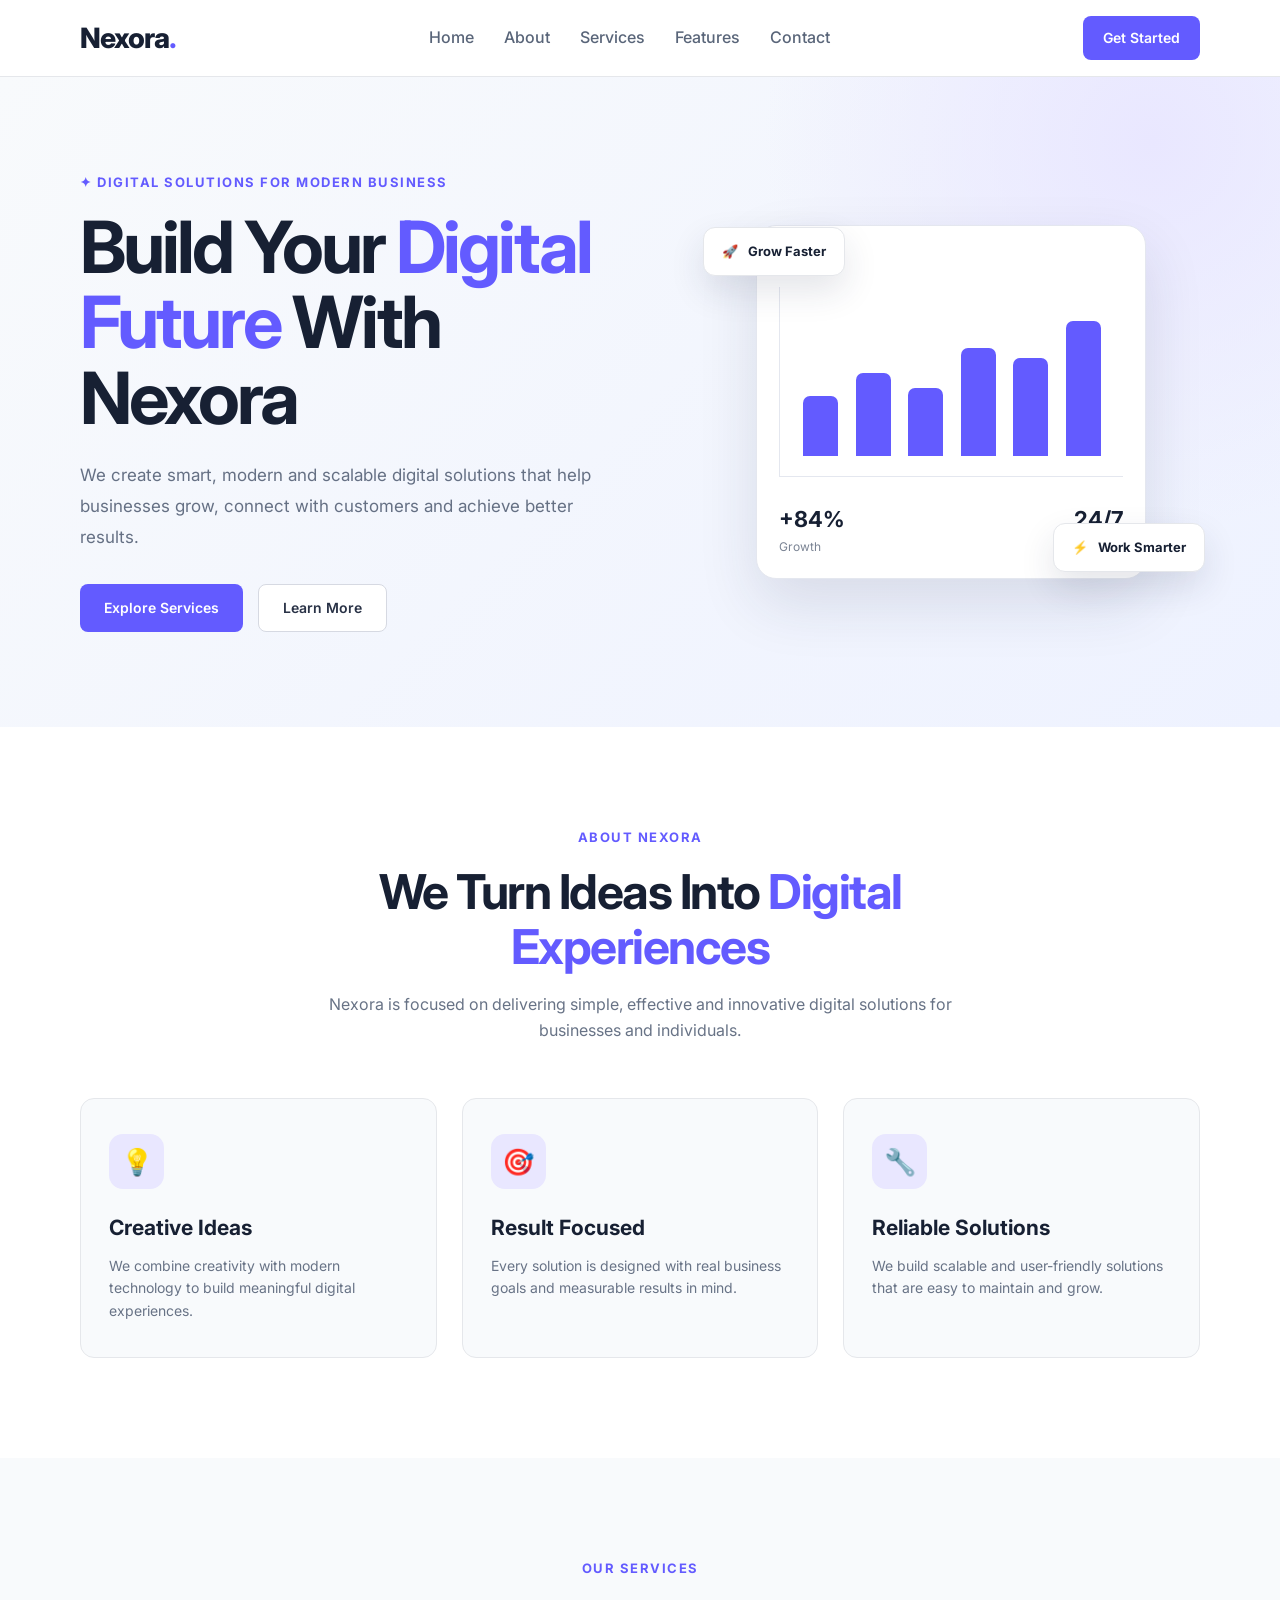
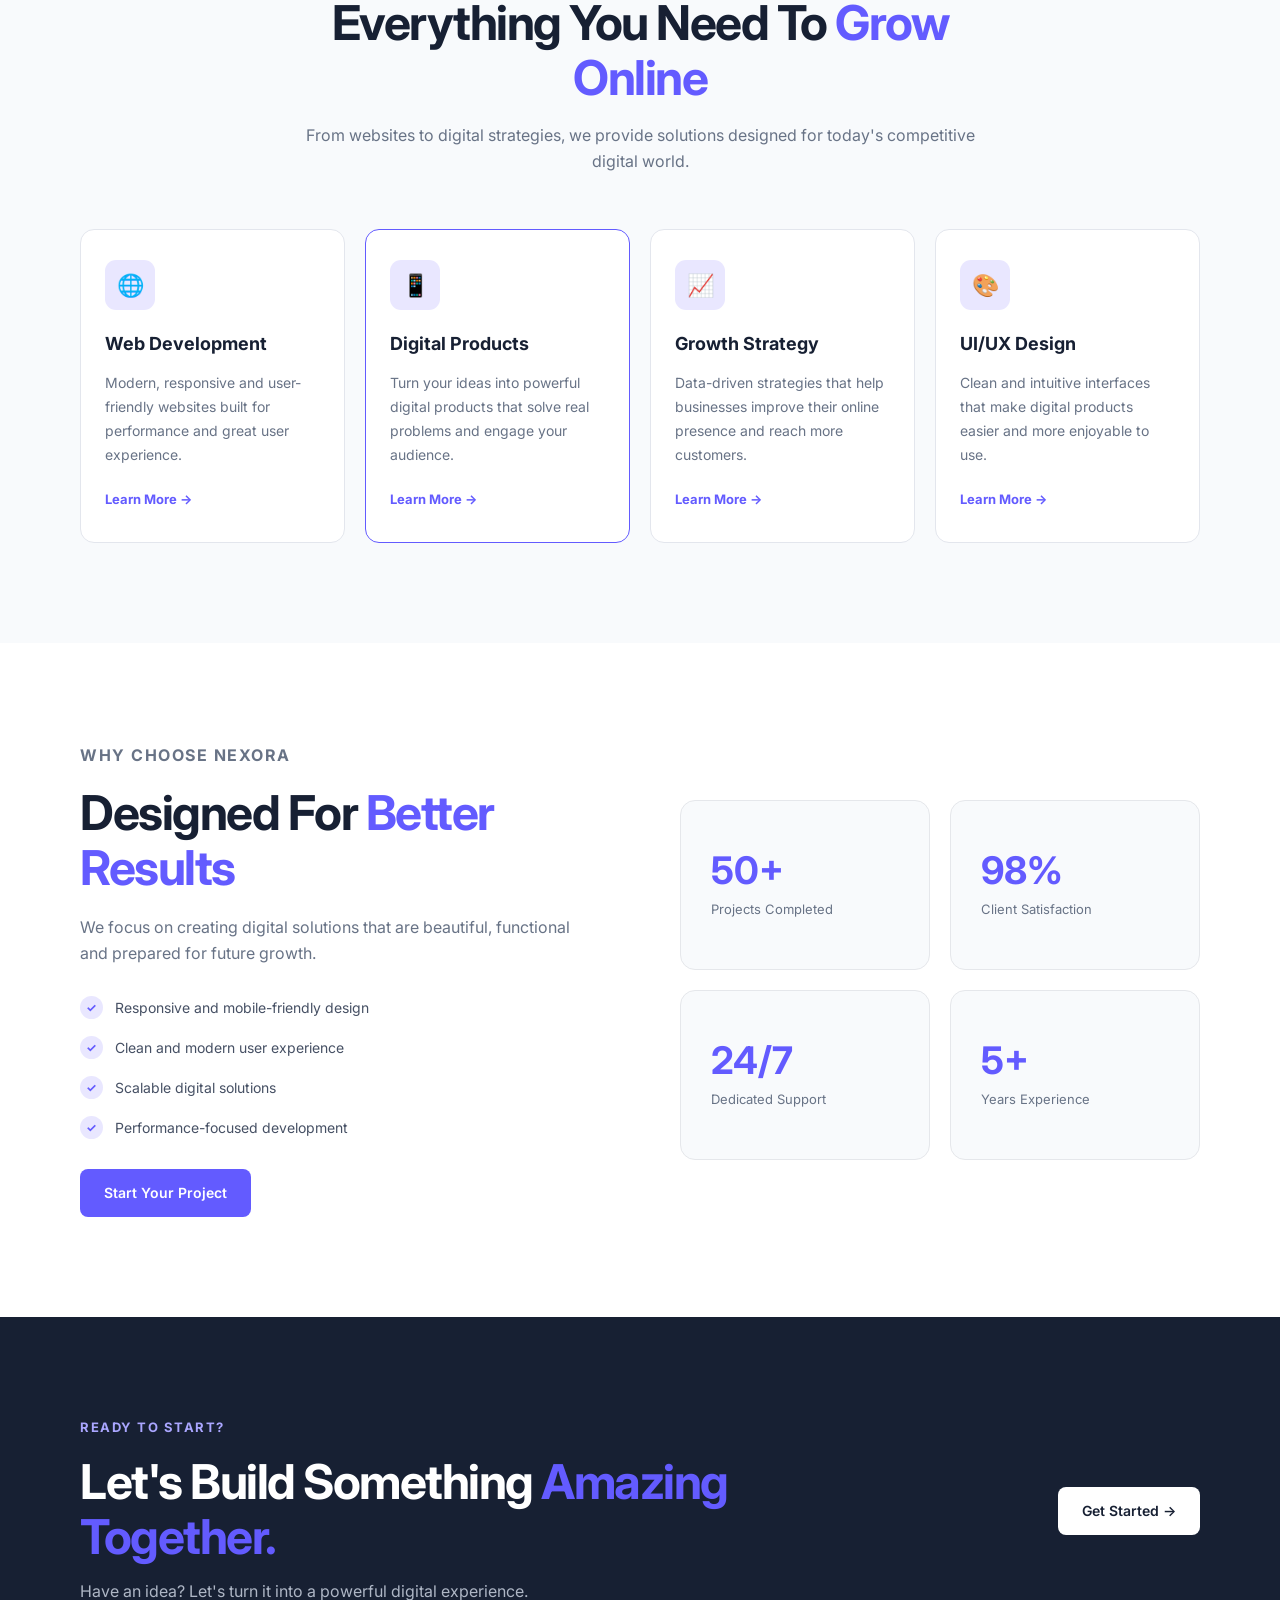
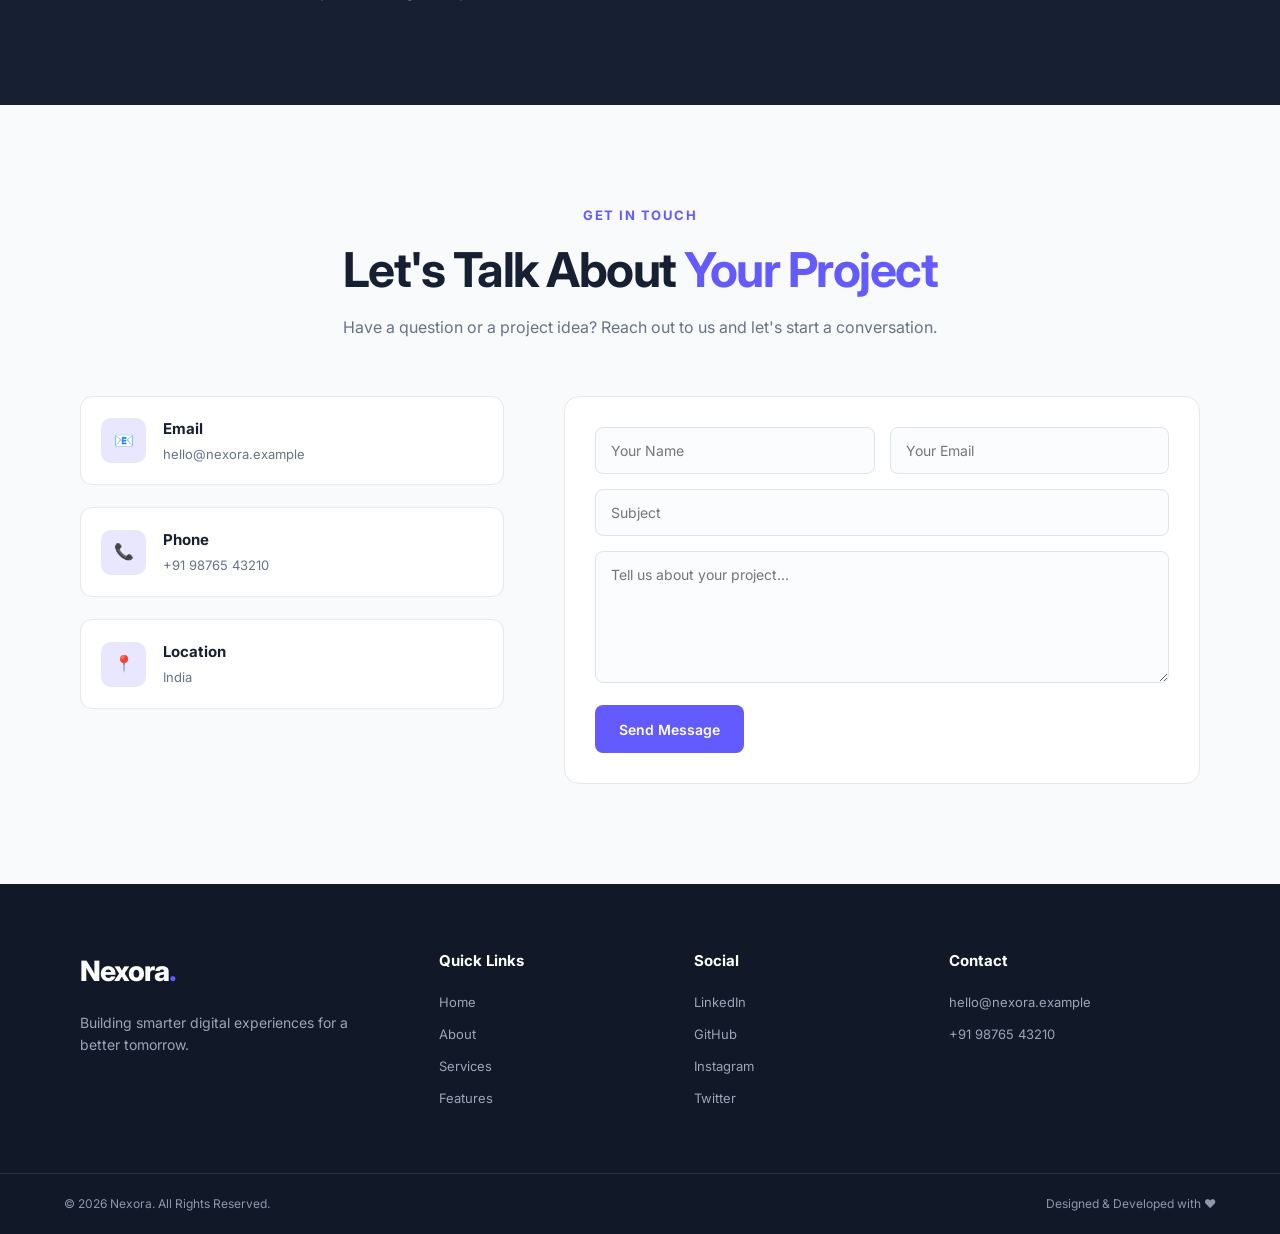
<file: WebDev-L1-LandingPage/index.html>
<!DOCTYPE html>
<html lang="en">

<head>
    <meta charset="UTF-8">

    <meta name="viewport" content="width=device-width, initial-scale=1.0">

    <meta name="description"
        content="Nexora Digital Solutions - Modern digital solutions for growing businesses.">

    <title>Nexora | Digital Solutions</title>

    <!-- Google Font -->
    <link rel="preconnect" href="https://fonts.googleapis.com">
    <link rel="preconnect" href="https://fonts.gstatic.com" crossorigin>

    <link
        href="https://fonts.googleapis.com/css2?family=Inter:wght@400;500;600;700;800&display=swap"
        rel="stylesheet">

    <!-- CSS -->
    <link rel="stylesheet" href="style.css">
</head>

<body>

    <!-- ================= NAVBAR ================= -->

    <header class="navbar">

        <div class="container nav-container">

            <a href="#home" class="logo">
                Nexora<span>.</span>
            </a>

            <nav class="nav-menu">

                <a href="#home">Home</a>

                <a href="#about">About</a>

                <a href="#services">Services</a>

                <a href="#features">Features</a>

                <a href="#contact">Contact</a>

            </nav>

            <a href="#contact" class="nav-btn">
                Get Started
            </a>

        </div>

    </header>


    <!-- ================= HERO SECTION ================= -->

    <main>

        <section class="hero" id="home">

            <div class="container hero-container">

                <div class="hero-content">

                    <p class="hero-tag">
                        ✦ DIGITAL SOLUTIONS FOR MODERN BUSINESS
                    </p>

                    <h1>
                        Build Your
                        <span>Digital Future</span>
                        With Nexora
                    </h1>

                    <p class="hero-description">
                        We create smart, modern and scalable digital
                        solutions that help businesses grow, connect
                        with customers and achieve better results.
                    </p>

                    <div class="hero-buttons">

                        <a href="#services" class="btn primary-btn">
                            Explore Services
                        </a>

                        <a href="#about" class="btn secondary-btn">
                            Learn More
                        </a>

                    </div>

                </div>


                <div class="hero-visual">

                    <div class="visual-card main-card">

                        <div class="card-top">

                            <span class="card-dot"></span>
                            <span class="card-dot"></span>
                            <span class="card-dot"></span>

                        </div>

                        <div class="chart-area">

                            <div class="chart-line"></div>

                            <div class="chart-bars">

                                <span></span>
                                <span></span>
                                <span></span>
                                <span></span>
                                <span></span>
                                <span></span>

                            </div>

                        </div>

                        <div class="card-info">

                            <div>
                                <strong>+84%</strong>
                                <small>Growth</small>
                            </div>

                            <div>
                                <strong>24/7</strong>
                                <small>Support</small>
                            </div>

                        </div>

                    </div>


                    <div class="floating-card card-one">
                        🚀
                        <strong>Grow Faster</strong>
                    </div>

                    <div class="floating-card card-two">
                        ⚡
                        <strong>Work Smarter</strong>
                    </div>

                </div>

            </div>

        </section>


        <!-- ================= ABOUT SECTION ================= -->

        <section class="about section" id="about">

            <div class="container">

                <div class="section-heading">

                    <p class="section-tag">
                        ABOUT NEXORA
                    </p>

                    <h2>
                        We Turn Ideas Into
                        <span>Digital Experiences</span>
                    </h2>

                    <p>
                        Nexora is focused on delivering simple,
                        effective and innovative digital solutions
                        for businesses and individuals.
                    </p>

                </div>


                <div class="about-grid">

                    <div class="about-card">

                        <div class="icon">
                            💡
                        </div>

                        <h3>Creative Ideas</h3>

                        <p>
                            We combine creativity with modern
                            technology to build meaningful
                            digital experiences.
                        </p>

                    </div>


                    <div class="about-card">

                        <div class="icon">
                            🎯
                        </div>

                        <h3>Result Focused</h3>

                        <p>
                            Every solution is designed with
                            real business goals and measurable
                            results in mind.
                        </p>

                    </div>


                    <div class="about-card">

                        <div class="icon">
                            🔧
                        </div>

                        <h3>Reliable Solutions</h3>

                        <p>
                            We build scalable and user-friendly
                            solutions that are easy to maintain
                            and grow.
                        </p>

                    </div>

                </div>

            </div>

        </section>


        <!-- ================= SERVICES SECTION ================= -->

        <section class="services section" id="services">

            <div class="container">

                <div class="section-heading">

                    <p class="section-tag">
                        OUR SERVICES
                    </p>

                    <h2>
                        Everything You Need
                        To <span>Grow Online</span>
                    </h2>

                    <p>
                        From websites to digital strategies,
                        we provide solutions designed for
                        today's competitive digital world.
                    </p>

                </div>


                <div class="services-grid">

                    <article class="service-card">

                        <div class="service-icon">
                            🌐
                        </div>

                        <h3>Web Development</h3>

                        <p>
                            Modern, responsive and user-friendly
                            websites built for performance and
                            great user experience.
                        </p>

                        <a href="#contact">
                            Learn More →
                        </a>

                    </article>


                    <article class="service-card featured">

                        <div class="service-icon">
                            📱
                        </div>

                        <h3>Digital Products</h3>

                        <p>
                            Turn your ideas into powerful digital
                            products that solve real problems
                            and engage your audience.
                        </p>

                        <a href="#contact">
                            Learn More →
                        </a>

                    </article>


                    <article class="service-card">

                        <div class="service-icon">
                            📈
                        </div>

                        <h3>Growth Strategy</h3>

                        <p>
                            Data-driven strategies that help
                            businesses improve their online
                            presence and reach more customers.
                        </p>

                        <a href="#contact">
                            Learn More →
                        </a>

                    </article>


                    <article class="service-card">

                        <div class="service-icon">
                            🎨
                        </div>

                        <h3>UI/UX Design</h3>

                        <p>
                            Clean and intuitive interfaces that
                            make digital products easier and
                            more enjoyable to use.
                        </p>

                        <a href="#contact">
                            Learn More →
                        </a>

                    </article>

                </div>

            </div>

        </section>


        <!-- ================= FEATURES SECTION ================= -->

        <section class="features section" id="features">

            <div class="container features-container">

                <div class="features-content">

                    <p class="section-tag">
                        WHY CHOOSE NEXORA
                    </p>

                    <h2>
                        Designed For
                        <span>Better Results</span>
                    </h2>

                    <p>
                        We focus on creating digital solutions
                        that are beautiful, functional and
                        prepared for future growth.
                    </p>


                    <ul class="feature-list">

                        <li>
                            <span>✓</span>
                            Responsive and mobile-friendly design
                        </li>

                        <li>
                            <span>✓</span>
                            Clean and modern user experience
                        </li>

                        <li>
                            <span>✓</span>
                            Scalable digital solutions
                        </li>

                        <li>
                            <span>✓</span>
                            Performance-focused development
                        </li>

                    </ul>

                    <a href="#contact" class="btn primary-btn">
                        Start Your Project
                    </a>

                </div>


                <div class="features-box">

                    <div class="feature-stat">

                        <strong>50+</strong>

                        <span>
                            Projects Completed
                        </span>

                    </div>


                    <div class="feature-stat">

                        <strong>98%</strong>

                        <span>
                            Client Satisfaction
                        </span>

                    </div>


                    <div class="feature-stat">

                        <strong>24/7</strong>

                        <span>
                            Dedicated Support
                        </span>

                    </div>


                    <div class="feature-stat">

                        <strong>5+</strong>

                        <span>
                            Years Experience
                        </span>

                    </div>

                </div>

            </div>

        </section>


        <!-- ================= CTA SECTION ================= -->

        <section class="cta section">

            <div class="container cta-container">

                <div>

                    <p class="section-tag">
                        READY TO START?
                    </p>

                    <h2>
                        Let's Build Something
                        <span>Amazing Together.</span>
                    </h2>

                    <p>
                        Have an idea? Let's turn it into a
                        powerful digital experience.
                    </p>

                </div>

                <a href="#contact" class="btn light-btn">
                    Get Started →
                </a>

            </div>

        </section>


        <!-- ================= CONTACT SECTION ================= -->

        <section class="contact section" id="contact">

            <div class="container">

                <div class="section-heading">

                    <p class="section-tag">
                        GET IN TOUCH
                    </p>

                    <h2>
                        Let's Talk About
                        <span>Your Project</span>
                    </h2>

                    <p>
                        Have a question or a project idea?
                        Reach out to us and let's start a
                        conversation.
                    </p>

                </div>


                <div class="contact-grid">

                    <div class="contact-info">

                        <div class="contact-item">

                            <div class="contact-icon">
                                📧
                            </div>

                            <div>
                                <h3>Email</h3>
                                <p>hello@nexora.example</p>
                            </div>

                        </div>


                        <div class="contact-item">

                            <div class="contact-icon">
                                📞
                            </div>

                            <div>
                                <h3>Phone</h3>
                                <p>+91 98765 43210</p>
                            </div>

                        </div>


                        <div class="contact-item">

                            <div class="contact-icon">
                                📍
                            </div>

                            <div>
                                <h3>Location</h3>
                                <p>India</p>
                            </div>

                        </div>

                    </div>


                    <form class="contact-form">

                        <div class="form-row">

                            <input
                                type="text"
                                placeholder="Your Name"
                                aria-label="Your Name"
                            >

                            <input
                                type="email"
                                placeholder="Your Email"
                                aria-label="Your Email"
                            >

                        </div>

                        <input
                            type="text"
                            placeholder="Subject"
                            aria-label="Subject"
                        >

                        <textarea
                            rows="6"
                            placeholder="Tell us about your project..."
                            aria-label="Your Message"
                        ></textarea>

                        <button
                            type="submit"
                            class="btn primary-btn"
                        >
                            Send Message
                        </button>

                    </form>

                </div>

            </div>

        </section>

    </main>


    <!-- ================= FOOTER ================= -->

    <footer class="footer">

        <div class="container footer-container">

            <div class="footer-brand">

                <a href="#home" class="logo">
                    Nexora<span>.</span>
                </a>

                <p>
                    Building smarter digital experiences
                    for a better tomorrow.
                </p>

            </div>


            <div class="footer-links">

                <h3>Quick Links</h3>

                <a href="#home">Home</a>

                <a href="#about">About</a>

                <a href="#services">Services</a>

                <a href="#features">Features</a>

            </div>


            <div class="footer-links">

                <h3>Social</h3>

                <a href="#" aria-label="LinkedIn">
                    LinkedIn
                </a>

                <a href="#" aria-label="GitHub">
                    GitHub
                </a>

                <a href="#" aria-label="Instagram">
                    Instagram
                </a>

                <a href="#" aria-label="Twitter">
                    Twitter
                </a>

            </div>


            <div class="footer-links">

                <h3>Contact</h3>

                <a href="mailto:hello@nexora.example">
                    hello@nexora.example
                </a>

                <a href="tel:+919876543210">
                    +91 98765 43210
                </a>

            </div>

        </div>


        <div class="footer-bottom">

            <p>
                © 2026 Nexora. All Rights Reserved.
            </p>

            <p>
                Designed & Developed with ❤️
            </p>

        </div>

    </footer>

</body>

</html>
</file>
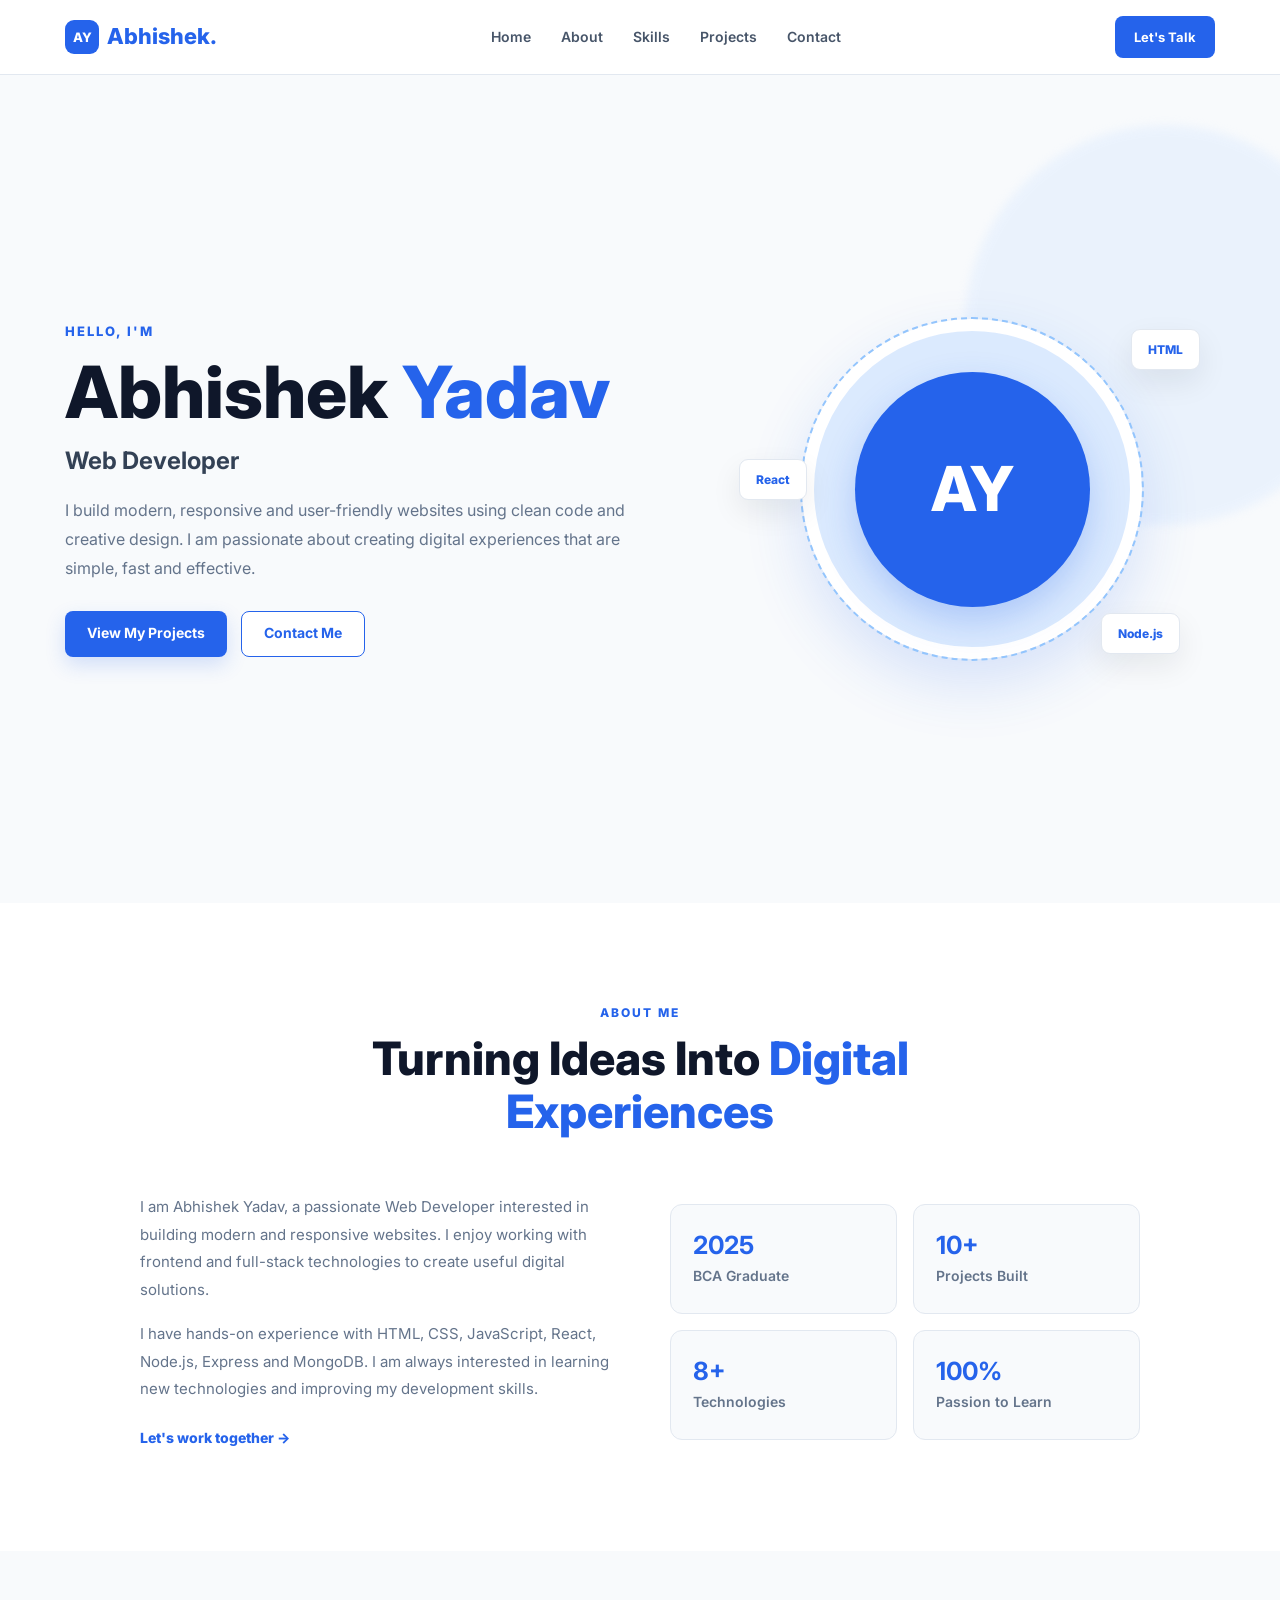
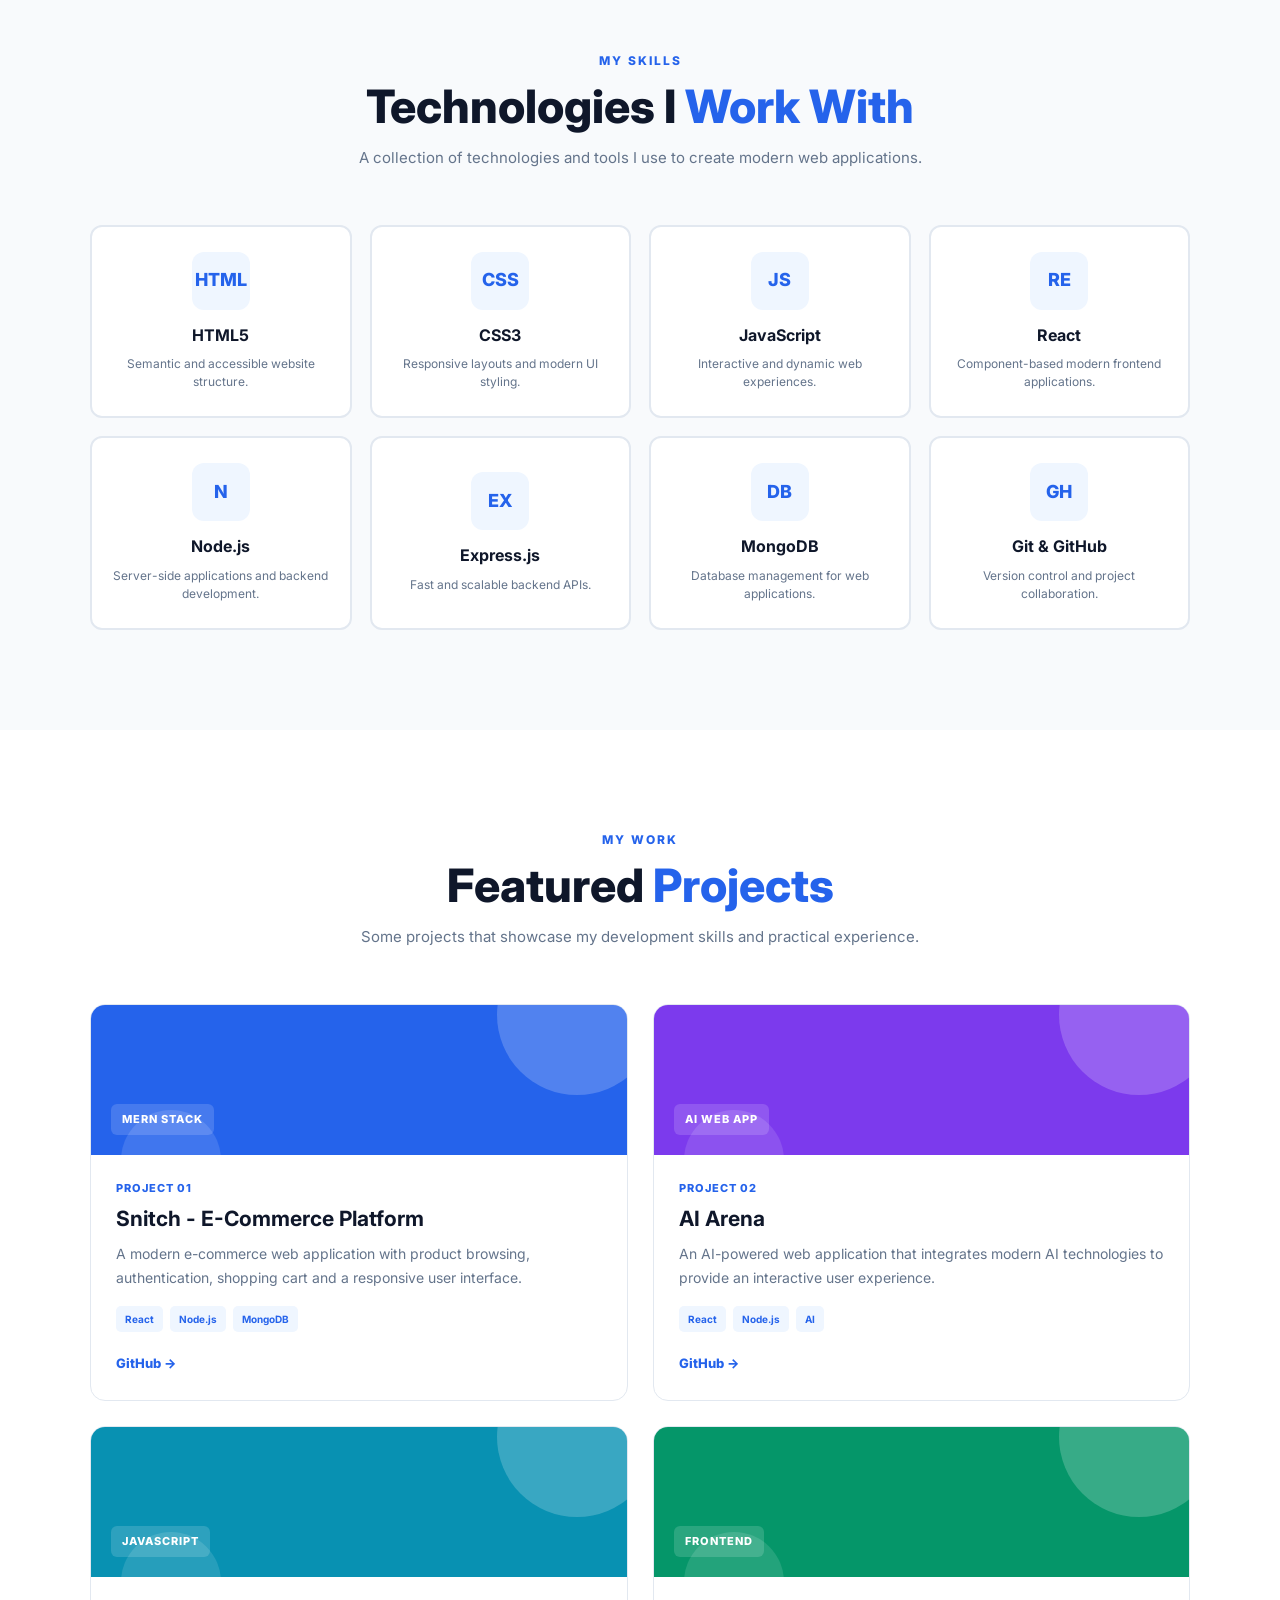
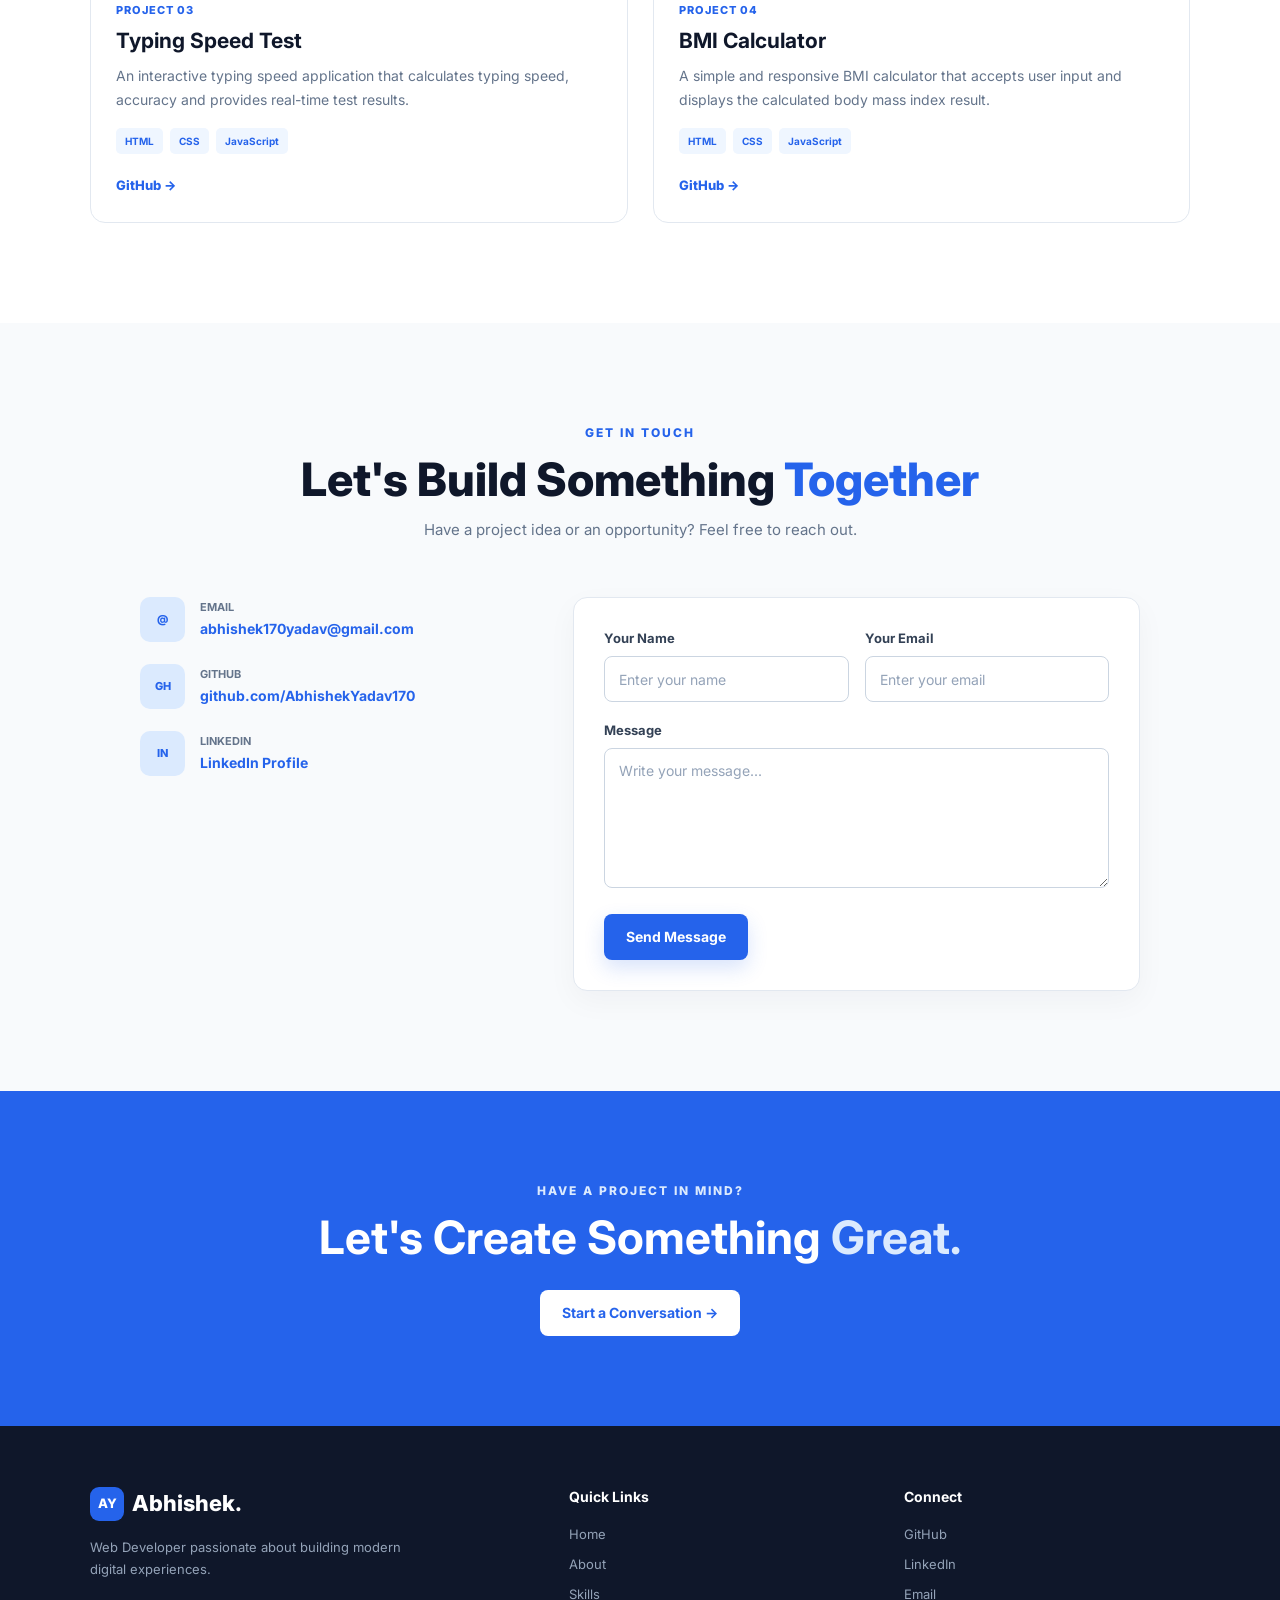
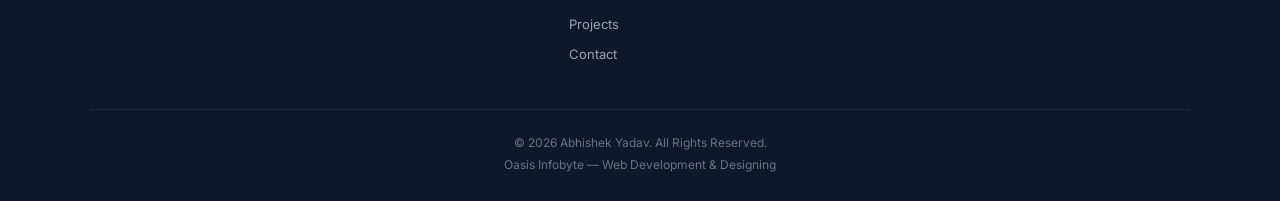
<file: WebDev-L1-PersonalPortfolio/index.html>
<!DOCTYPE html>
<html lang="en">

<head>
    <meta charset="UTF-8">

    <meta
        name="viewport"
        content="width=device-width, initial-scale=1.0"
    >

    <meta
        name="description"
        content="Abhishek Yadav - Web Developer Personal Portfolio"
    >

    <title>Abhishek Yadav | Web Developer</title>

    <link
        rel="stylesheet"
        href="style.css"
    >

    <!-- Google Font -->
    <link
        rel="preconnect"
        href="https://fonts.googleapis.com"
    >

    <link
        rel="preconnect"
        href="https://fonts.gstatic.com"
        crossorigin
    >

    <link
        href="https://fonts.googleapis.com/css2?family=Inter:wght@400;500;600;700;800&display=swap"
        rel="stylesheet"
    >
</head>

<body>

    <!-- ================= NAVBAR ================= -->

    <header class="header">

        <nav class="navbar">

            <a
                href="#home"
                class="logo"
            >
                <span>AY</span>
                Abhishek.
            </a>

            <ul class="nav-links">

                <li>
                    <a href="#home">Home</a>
                </li>

                <li>
                    <a href="#about">About</a>
                </li>

                <li>
                    <a href="#skills">Skills</a>
                </li>

                <li>
                    <a href="#projects">Projects</a>
                </li>

                <li>
                    <a href="#contact">Contact</a>
                </li>

            </ul>

            <a
                href="#contact"
                class="nav-button"
            >
                Let's Talk
            </a>

        </nav>

    </header>


    <main>

        <!-- ================= HERO SECTION ================= -->

        <section
            id="home"
            class="hero"
        >

            <div class="hero-content">

                <p class="hero-small-title">
                    HELLO, I'M
                </p>

                <h1>
                    Abhishek <span>Yadav</span>
                </h1>

                <h2>
                    Web Developer
                </h2>

                <p class="hero-description">
                    I build modern, responsive and user-friendly
                    websites using clean code and creative design.
                    I am passionate about creating digital experiences
                    that are simple, fast and effective.
                </p>

                <div class="hero-buttons">

                    <a
                        href="#projects"
                        class="btn primary-btn"
                    >
                        View My Projects
                    </a>

                    <a
                        href="#contact"
                        class="btn secondary-btn"
                    >
                        Contact Me
                    </a>

                </div>

            </div>


            <!-- Profile / Avatar -->

            <div class="hero-image">

                <div class="image-circle">

                    <!-- Replace this with your professional photo if available -->
                    <div class="avatar">
                        AY
                    </div>

                </div>

                <div class="floating-card card-one">
                    HTML
                </div>

                <div class="floating-card card-two">
                    React
                </div>

                <div class="floating-card card-three">
                    Node.js
                </div>

            </div>

        </section>


        <!-- ================= ABOUT SECTION ================= -->

        <section
            id="about"
            class="section about-section"
        >

            <div class="section-heading">

                <p>ABOUT ME</p>

                <h2>
                    Turning Ideas Into
                    <span>Digital Experiences</span>
                </h2>

            </div>


            <div class="about-content">

                <div class="about-text">

                    <p>
                        I am Abhishek Yadav, a passionate Web Developer
                        interested in building modern and responsive
                        websites. I enjoy working with frontend and
                        full-stack technologies to create useful digital
                        solutions.
                    </p>

                    <p>
                        I have hands-on experience with HTML, CSS,
                        JavaScript, React, Node.js, Express and MongoDB.
                        I am always interested in learning new technologies
                        and improving my development skills.
                    </p>

                    <a
                        href="#contact"
                        class="text-link"
                    >
                        Let's work together →
                    </a>

                </div>


                <div class="about-info">

                    <div class="info-box">

                        <strong>2025</strong>

                        <span>
                            BCA Graduate
                        </span>

                    </div>


                    <div class="info-box">

                        <strong>10+</strong>

                        <span>
                            Projects Built
                        </span>

                    </div>


                    <div class="info-box">

                        <strong>8+</strong>

                        <span>
                            Technologies
                        </span>

                    </div>


                    <div class="info-box">

                        <strong>100%</strong>

                        <span>
                            Passion to Learn
                        </span>

                    </div>

                </div>

            </div>

        </section>


        <!-- ================= SKILLS SECTION ================= -->

        <section
            id="skills"
            class="section skills-section"
        >

            <div class="section-heading">

                <p>MY SKILLS</p>

                <h2>
                    Technologies I
                    <span>Work With</span>
                </h2>

                <p class="heading-description">
                    A collection of technologies and tools I use
                    to create modern web applications.
                </p>

            </div>


            <div class="skills-grid">

                <div class="skill-card">

                    <div class="skill-icon">
                        HTML
                    </div>

                    <h3>HTML5</h3>

                    <p>
                        Semantic and accessible website structure.
                    </p>

                </div>


                <div class="skill-card">

                    <div class="skill-icon">
                        CSS
                    </div>

                    <h3>CSS3</h3>

                    <p>
                        Responsive layouts and modern UI styling.
                    </p>

                </div>


                <div class="skill-card">

                    <div class="skill-icon">
                        JS
                    </div>

                    <h3>JavaScript</h3>

                    <p>
                        Interactive and dynamic web experiences.
                    </p>

                </div>


                <div class="skill-card">

                    <div class="skill-icon">
                        RE
                    </div>

                    <h3>React</h3>

                    <p>
                        Component-based modern frontend applications.
                    </p>

                </div>


                <div class="skill-card">

                    <div class="skill-icon">
                        N
                    </div>

                    <h3>Node.js</h3>

                    <p>
                        Server-side applications and backend development.
                    </p>

                </div>


                <div class="skill-card">

                    <div class="skill-icon">
                        EX
                    </div>

                    <h3>Express.js</h3>

                    <p>
                        Fast and scalable backend APIs.
                    </p>

                </div>


                <div class="skill-card">

                    <div class="skill-icon">
                        DB
                    </div>

                    <h3>MongoDB</h3>

                    <p>
                        Database management for web applications.
                    </p>

                </div>


                <div class="skill-card">

                    <div class="skill-icon">
                        GH
                    </div>

                    <h3>Git & GitHub</h3>

                    <p>
                        Version control and project collaboration.
                    </p>

                </div>

            </div>

        </section>


        <!-- ================= PROJECTS SECTION ================= -->

        <section
            id="projects"
            class="section projects-section"
        >

            <div class="section-heading">

                <p>MY WORK</p>

                <h2>
                    Featured
                    <span>Projects</span>
                </h2>

                <p class="heading-description">
                    Some projects that showcase my development
                    skills and practical experience.
                </p>

            </div>


            <div class="projects-grid">


                <!-- Project 1 -->

                <article class="project-card">

                    <div class="project-image project-one">

                        <span>
                            MERN STACK
                        </span>

                    </div>

                    <div class="project-content">

                        <p class="project-number">
                            PROJECT 01
                        </p>

                        <h3>
                            Snitch - E-Commerce Platform
                        </h3>

                        <p>
                            A modern e-commerce web application with
                            product browsing, authentication, shopping
                            cart and a responsive user interface.
                        </p>

                        <div class="project-tech">

                            <span>React</span>
                            <span>Node.js</span>
                            <span>MongoDB</span>

                        </div>

                        <a
                            href="https://github.com/AbhishekYadav170"
                            target="_blank"
                            rel="noopener noreferrer"
                            class="project-link"
                        >
                            GitHub →
                        </a>

                    </div>

                </article>


                <!-- Project 2 -->

                <article class="project-card">

                    <div class="project-image project-two">

                        <span>
                            AI WEB APP
                        </span>

                    </div>

                    <div class="project-content">

                        <p class="project-number">
                            PROJECT 02
                        </p>

                        <h3>
                            AI Arena
                        </h3>

                        <p>
                            An AI-powered web application that integrates
                            modern AI technologies to provide an interactive
                            user experience.
                        </p>

                        <div class="project-tech">

                            <span>React</span>
                            <span>Node.js</span>
                            <span>AI</span>

                        </div>

                        <a
                            href="https://github.com/AbhishekYadav170/Ai-Arena"
                            target="_blank"
                            rel="noopener noreferrer"
                            class="project-link"
                        >
                            GitHub →
                        </a>

                    </div>

                </article>


                <!-- Project 3 -->

                <article class="project-card">

                    <div class="project-image project-three">

                        <span>
                            JAVASCRIPT
                        </span>

                    </div>

                    <div class="project-content">

                        <p class="project-number">
                            PROJECT 03
                        </p>

                        <h3>
                            Typing Speed Test
                        </h3>

                        <p>
                            An interactive typing speed application that
                            calculates typing speed, accuracy and provides
                            real-time test results.
                        </p>

                        <div class="project-tech">

                            <span>HTML</span>
                            <span>CSS</span>
                            <span>JavaScript</span>

                        </div>

                        <a
                            href="https://github.com/AbhishekYadav170"
                            target="_blank"
                            rel="noopener noreferrer"
                            class="project-link"
                        >
                            GitHub →
                        </a>

                    </div>

                </article>


                <!-- Project 4 -->

                <article class="project-card">

                    <div class="project-image project-four">

                        <span>
                            FRONTEND
                        </span>

                    </div>

                    <div class="project-content">

                        <p class="project-number">
                            PROJECT 04
                        </p>

                        <h3>
                            BMI Calculator
                        </h3>

                        <p>
                            A simple and responsive BMI calculator that
                            accepts user input and displays the calculated
                            body mass index result.
                        </p>

                        <div class="project-tech">

                            <span>HTML</span>
                            <span>CSS</span>
                            <span>JavaScript</span>

                        </div>

                        <a
                            href="https://github.com/AbhishekYadav170/BMI-Calculator"
                            target="_blank"
                            rel="noopener noreferrer"
                            class="project-link"
                        >
                            GitHub →
                        </a>

                    </div>

                </article>

            </div>

        </section>


        <!-- ================= CONTACT SECTION ================= -->

        <section
            id="contact"
            class="section contact-section"
        >

            <div class="section-heading">

                <p>GET IN TOUCH</p>

                <h2>
                    Let's Build Something
                    <span>Together</span>
                </h2>

                <p class="heading-description">
                    Have a project idea or an opportunity?
                    Feel free to reach out.
                </p>

            </div>


            <div class="contact-content">


                <!-- Contact Information -->

                <div class="contact-info">

                    <div class="contact-item">

                        <div class="contact-icon">
                            @
                        </div>

                        <div>

                            <span>Email</span>

                            <a href="mailto:abhishek170yadav@gmail.com">
                                abhishek170yadav@gmail.com
                            </a>

                        </div>

                    </div>


                    <div class="contact-item">

                        <div class="contact-icon">
                            GH
                        </div>

                        <div>

                            <span>GitHub</span>

                            <a
                                href="https://github.com/AbhishekYadav170"
                                target="_blank"
                                rel="noopener noreferrer"
                            >
                                github.com/AbhishekYadav170
                            </a>

                        </div>

                    </div>


                    <div class="contact-item">

                        <div class="contact-icon">
                            IN
                        </div>

                        <div>

                            <span>LinkedIn</span>

                            <a
                                href="https://www.linkedin.com/in/abhishek-yadav-2248262b6"
                                target="_blank"
                                rel="noopener noreferrer"
                            >
                                LinkedIn Profile
                            </a>

                        </div>

                    </div>

                </div>


                <!-- Contact Form -->

                <form class="contact-form">

                    <div class="form-row">

                        <div class="form-group">

                            <label for="name">
                                Your Name
                            </label>

                            <input
                                type="text"
                                id="name"
                                name="name"
                                placeholder="Enter your name"
                                required
                            >

                        </div>


                        <div class="form-group">

                            <label for="email">
                                Your Email
                            </label>

                            <input
                                type="email"
                                id="email"
                                name="email"
                                placeholder="Enter your email"
                                required
                            >

                        </div>

                    </div>


                    <div class="form-group">

                        <label for="message">
                            Message
                        </label>

                        <textarea
                            id="message"
                            name="message"
                            rows="6"
                            placeholder="Write your message..."
                            required
                        ></textarea>

                    </div>


                    <button
                        type="submit"
                        class="btn primary-btn"
                    >
                        Send Message
                    </button>

                </form>

            </div>

        </section>


        <!-- ================= CTA SECTION ================= -->

        <section class="cta-section">

            <div class="cta-content">

                <p>
                    HAVE A PROJECT IN MIND?
                </p>

                <h2>
                    Let's Create Something
                    <span>Great.</span>
                </h2>

                <a
                    href="#contact"
                    class="btn cta-button"
                >
                    Start a Conversation →
                </a>

            </div>

        </section>

    </main>


    <!-- ================= FOOTER ================= -->

    <footer class="footer">

        <div class="footer-content">


            <div class="footer-brand">

                <a
                    href="#home"
                    class="logo"
                >
                    <span>AY</span>
                    Abhishek.
                </a>

                <p>
                    Web Developer passionate about building
                    modern digital experiences.
                </p>

            </div>


            <div class="footer-links">

                <h3>
                    Quick Links
                </h3>

                <a href="#home">
                    Home
                </a>

                <a href="#about">
                    About
                </a>

                <a href="#skills">
                    Skills
                </a>

                <a href="#projects">
                    Projects
                </a>

                <a href="#contact">
                    Contact
                </a>

            </div>


            <div class="footer-social">

                <h3>
                    Connect
                </h3>

                <a
                    href="https://github.com/AbhishekYadav170"
                    target="_blank"
                    rel="noopener noreferrer"
                >
                    GitHub
                </a>

                <a
                    href="https://www.linkedin.com/in/abhishek-yadav-2248262b6"
                    target="_blank"
                    rel="noopener noreferrer"
                >
                    LinkedIn
                </a>

                <a
                    href="mailto:abhishek170yadav@gmail.com"
                >
                    Email
                </a>

            </div>

        </div>


        <div class="footer-bottom">

            <p>
                © 2026 Abhishek Yadav. All Rights Reserved.
            </p>

            <p>
                Oasis Infobyte — Web Development & Designing
            </p>

        </div>

    </footer>


</body>

</html>
</file>
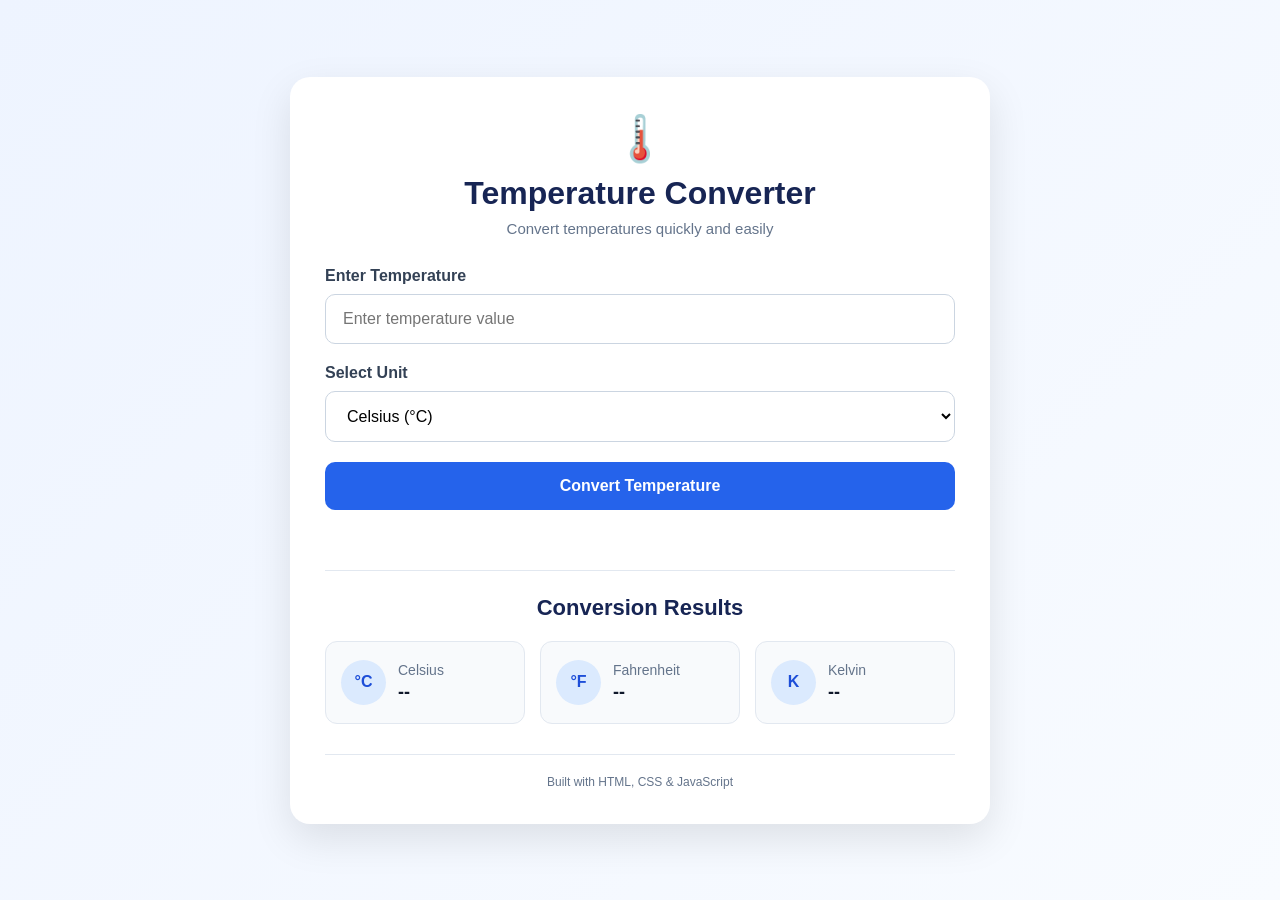
<file: WebDev-L1-TemperatureConverter/index.html>
<!DOCTYPE html>
<html lang="en">

<head>
    <meta charset="UTF-8">
    <meta name="viewport" content="width=device-width, initial-scale=1.0">

    <title>Temperature Converter</title>

    <link rel="stylesheet" href="style.css">
</head>

<body>

    <main class="container">

        <div class="converter-card">

            <div class="header">
                <div class="icon">🌡️</div>
                <h1>Temperature Converter</h1>
                <p>Convert temperatures quickly and easily</p>
            </div>

            <div class="converter-form">

                <div class="form-group">
                    <label for="temperature">Enter Temperature</label>

                    <input
                        type="number"
                        id="temperature"
                        placeholder="Enter temperature value"
                        step="any"
                    >
                </div>

                <div class="form-group">
                    <label for="unit">Select Unit</label>

                    <select id="unit">
                        <option value="celsius">Celsius (°C)</option>
                        <option value="fahrenheit">Fahrenheit (°F)</option>
                        <option value="kelvin">Kelvin (K)</option>
                    </select>
                </div>

                <button id="convertBtn" type="button">
                    Convert Temperature
                </button>

                <p id="errorMessage" class="error-message"></p>

            </div>

            <div class="results">

                <h2>Conversion Results</h2>

                <div class="result-grid">

                    <div class="result-box">
                        <span class="result-icon">°C</span>
                        <div>
                            <p>Celsius</p>
                            <h3 id="celsiusResult">--</h3>
                        </div>
                    </div>

                    <div class="result-box">
                        <span class="result-icon">°F</span>
                        <div>
                            <p>Fahrenheit</p>
                            <h3 id="fahrenheitResult">--</h3>
                        </div>
                    </div>

                    <div class="result-box">
                        <span class="result-icon">K</span>
                        <div>
                            <p>Kelvin</p>
                            <h3 id="kelvinResult">--</h3>
                        </div>
                    </div>

                </div>

            </div>

            <div class="footer">
                <p>Built with HTML, CSS & JavaScript</p>
            </div>

        </div>

    </main>

    <script src="script.js"></script>

</body>

</html>
</file>
<file: WebDev-L1-LandingPage/style.css>
* {
    margin: 0;
    padding: 0;
    box-sizing: border-box;
}

html {
    scroll-behavior: smooth;
}

body {
    font-family: "Inter", Arial, sans-serif;
    background: #f8fafc;
    color: #172033;
    line-height: 1.6;
}

a {
    text-decoration: none;
    color: inherit;
}

button,
input,
textarea {
    font-family: inherit;
}

.container {
    width: min(1120px, 90%);
    margin: 0 auto;
}

.section {
    padding: 100px 0;
}


/* = NAVBAR =*/

.navbar {
    position: sticky;
    top: 0;
    z-index: 1000;
    background: rgba(255, 255, 255, 0.96);
    border-bottom: 1px solid #e5e7eb;
    backdrop-filter: blur(12px);
}

.nav-container {
    min-height: 76px;
    display: flex;
    align-items: center;
    justify-content: space-between;
    gap: 30px;
}

.logo {
    font-size: 28px;
    font-weight: 800;
    letter-spacing: -1px;
    color: #172033;
}

.logo span {
    color: #635bff;
}

.nav-menu {
    display: flex;
    align-items: center;
    gap: 30px;
}

.nav-menu a {
    color: #596579;
    font-size: 16px;
    font-weight: 500;
    transition: 0.5s ease;
}

.nav-menu a:hover {
    color: #635bff;
}

.nav-btn {
    padding: 11px 20px;
    border-radius: 8px;
    background: #635bff;
    color: white;
    font-size: 14px;
    font-weight: 600;
    transition: 0.3s ease;
}

.nav-btn:hover {
    background: #5148e5;
    transform: translateY(-2px);
}


/* =========================
   HERO SECTION
========================= */

.hero {
    min-height: 650px;
    display: flex;
    align-items: center;
    background:
        radial-gradient(circle at 90% 10%, #e9e7ff 0, transparent 30%),
        linear-gradient(135deg, #f8fafc, #eef2ff);
    overflow: hidden;
}

.hero-container {
    display: grid;
    grid-template-columns: 1fr 0.9fr;
    align-items: center;
    gap: 70px;
}

.hero-tag,
.section-tag {
    color: #635bff;
    font-size: 13px;
    font-weight: 700;
    letter-spacing: 1.5px;
    margin-bottom: 16px;
}

.hero-content h1 {
    max-width: 650px;
    font-size: clamp(45px, 6vw, 72px);
    line-height: 1.05;
    letter-spacing: -3px;
    margin-bottom: 25px;
}

.hero-content h1 span,
.section-heading h2 span,
.features-content h2 span,
.cta h2 span {
    color: #635bff;
}

.hero-description {
    max-width: 570px;
    color: #657084;
    font-size: 17px;
    line-height: 1.8;
    margin-bottom: 32px;
}

.hero-buttons {
    display: flex;
    align-items: center;
    gap: 15px;
    flex-wrap: wrap;
}

.btn {
    display: inline-flex;
    align-items: center;
    justify-content: center;
    min-height: 48px;
    padding: 0 24px;
    border-radius: 8px;
    font-size: 14px;
    font-weight: 600;
    transition: 0.3s ease;
}

.primary-btn {
    background: #635bff;
    color: white;
}

.primary-btn:hover {
    background: #5148e5;
    transform: translateY(-3px);
}

.secondary-btn {
    border: 1px solid #d6d9e2;
    color: #293246;
    background: white;
}

.secondary-btn:hover {
    border-color: #635bff;
    color: #635bff;
    transform: translateY(-3px);
}


/* =========================
   HERO VISUAL
========================= */

.hero-visual {
    min-height: 420px;
    position: relative;
    display: flex;
    align-items: center;
    justify-content: center;
}

.main-card {
    width: min(390px, 100%);
    min-height: 330px;
    padding: 22px;
    border-radius: 20px;
    background: white;
    border: 1px solid #e4e7ef;
    box-shadow: 0 25px 60px rgba(35, 42, 70, 0.12);
}

.card-top {
    display: flex;
    gap: 7px;
    margin-bottom: 30px;
}

.card-dot {
    width: 9px;
    height: 9px;
    border-radius: 50%;
    background: #cbd0db;
}

.chart-area {
    height: 190px;
    position: relative;
    border-left: 1px solid #e4e7ef;
    border-bottom: 1px solid #e4e7ef;
    display: flex;
    align-items: flex-end;
    justify-content: space-around;
    padding: 20px;
}

.chart-bars {
    width: 100%;
    height: 150px;
    display: flex;
    align-items: flex-end;
    justify-content: space-around;
    gap: 12px;
}

.chart-bars span {
    width: 35px;
    border-radius: 7px 7px 0 0;
    background: #635bff;
}

.chart-bars span:nth-child(1) {
    height: 40%;
}

.chart-bars span:nth-child(2) {
    height: 55%;
}

.chart-bars span:nth-child(3) {
    height: 45%;
}

.chart-bars span:nth-child(4) {
    height: 72%;
}

.chart-bars span:nth-child(5) {
    height: 65%;
}

.chart-bars span:nth-child(6) {
    height: 90%;
}

.card-info {
    display: flex;
    justify-content: space-between;
    margin-top: 25px;
}

.card-info div {
    display: flex;
    flex-direction: column;
}

.card-info strong {
    font-size: 22px;
}

.card-info small {
    color: #7b8494;
    font-size: 12px;
}

.floating-card {
    position: absolute;
    display: flex;
    align-items: center;
    gap: 10px;
    padding: 13px 18px;
    background: white;
    border: 1px solid #e5e7eb;
    border-radius: 12px;
    box-shadow: 0 15px 35px rgba(35, 42, 70, 0.12);
    font-size: 13px;
}

.card-one {
    top: 35px;
    left: 0;
}

.card-two {
    right: -5px;
    bottom: 40px;
}


/* =========================
   SECTION HEADING
========================= */

.section-heading {
    max-width: 700px;
    margin: 0 auto 55px;
    text-align: center;
}

.section-heading h2,
.features-content h2 {
    font-size: clamp(32px, 5vw, 48px);
    line-height: 1.15;
    letter-spacing: -1.5px;
    margin-bottom: 18px;
}

.section-heading > p:last-child,
.features-content > p {
    color: #687386;
    font-size: 16px;
}


/* =========================
   ABOUT
========================= */

.about {
    background: white;
}

.about-grid {
    display: grid;
    grid-template-columns: repeat(3, 1fr);
    gap: 25px;
}

.about-card {
    padding: 35px 28px;
    background: #f8fafc;
    border: 1px solid #e5e7eb;
    border-radius: 14px;
    transition: 0.3s ease;
}

.about-card:hover {
    transform: translateY(-7px);
    border-color: #c9c5ff;
    box-shadow: 0 15px 35px rgba(35, 42, 70, 0.08);
}

.icon {
    width: 55px;
    height: 55px;
    display: flex;
    align-items: center;
    justify-content: center;
    margin-bottom: 22px;
    border-radius: 14px;
    background: #e9e7ff;
    font-size: 26px;
}

.about-card h3 {
    font-size: 21px;
    margin-bottom: 10px;
}

.about-card p {
    color: #687386;
    font-size: 14px;
}


/* =========================
   SERVICES
========================= */

.services {
    background: #f8fafc;
}

.services-grid {
    display: grid;
    grid-template-columns: repeat(4, 1fr);
    gap: 20px;
}

.service-card {
    padding: 30px 24px;
    background: white;
    border: 1px solid #e3e6ed;
    border-radius: 14px;
    transition: 0.3s ease;
}

.service-card:hover {
    transform: translateY(-7px);
    box-shadow: 0 18px 40px rgba(35, 42, 70, 0.09);
}

.service-card.featured {
    border-color: #635bff;
}

.service-icon {
    width: 50px;
    height: 50px;
    display: flex;
    align-items: center;
    justify-content: center;
    margin-bottom: 20px;
    border-radius: 11px;
    background: #e9e7ff;
    font-size: 22px;
}

.service-card h3 {
    font-size: 18px;
    margin-bottom: 12px;
}

.service-card p {
    color: #687386;
    font-size: 14px;
    line-height: 1.7;
    margin-bottom: 20px;
}

.service-card a {
    color: #635bff;
    font-size: 13px;
    font-weight: 700;
}


/* =========================
   FEATURES
========================= */

.features {
    background: white;
}

.features-container {
    display: grid;
    grid-template-columns: 1fr 1fr;
    align-items: center;
    gap: 80px;
}

.features-content {
    max-width: 550px;
}

.features-content h2 {
    margin-bottom: 20px;
}

.feature-list {
    list-style: none;
    margin: 30px 0;
}

.feature-list li {
    display: flex;
    align-items: center;
    gap: 12px;
    margin-bottom: 17px;
    color: #465064;
    font-size: 14px;
}

.feature-list span {
    width: 23px;
    height: 23px;
    display: flex;
    align-items: center;
    justify-content: center;
    border-radius: 50%;
    background: #e9e7ff;
    color: #635bff;
    font-size: 12px;
    font-weight: 700;
}

.features-box {
    display: grid;
    grid-template-columns: repeat(2, 1fr);
    gap: 20px;
}

.feature-stat {
    min-height: 170px;
    padding: 30px;
    display: flex;
    flex-direction: column;
    justify-content: center;
    background: #f8fafc;
    border: 1px solid #e5e7eb;
    border-radius: 15px;
}

.feature-stat strong {
    color: #635bff;
    font-size: 38px;
    line-height: 1;
    margin-bottom: 10px;
}

.feature-stat span {
    color: #687386;
    font-size: 13px;
}


/* =========================
   CTA
========================= */

.cta {
    background: #172033;
}

.cta-container {
    display: flex;
    align-items: center;
    justify-content: space-between;
    gap: 40px;
}

.cta .section-tag {
    color: #aaa6ff;
}

.cta h2 {
    max-width: 700px;
    color: white;
    font-size: clamp(32px, 5vw, 48px);
    line-height: 1.15;
    letter-spacing: -1.5px;
    margin-bottom: 15px;
}

.cta p {
    color: #aeb6c5;
}

.cta .light-btn {
    flex-shrink: 0;
    background: white;
    color: #172033;
}

.cta .light-btn:hover {
    transform: translateY(-3px);
    background: #f1f2f5;
}


/* =========================
   CONTACT
========================= */

.contact {
    background: #f8fafc;
}

.contact-grid {
    display: grid;
    grid-template-columns: 0.8fr 1.2fr;
    gap: 60px;
    align-items: start;
}

.contact-info {
    display: flex;
    flex-direction: column;
    gap: 22px;
}

.contact-item {
    display: flex;
    align-items: center;
    gap: 17px;
    padding: 20px;
    background: white;
    border: 1px solid #e5e7eb;
    border-radius: 12px;
}

.contact-icon {
    width: 45px;
    height: 45px;
    display: flex;
    align-items: center;
    justify-content: center;
    border-radius: 10px;
    background: #e9e7ff;
}

.contact-item h3 {
    font-size: 15px;
    margin-bottom: 3px;
}

.contact-item p {
    color: #687386;
    font-size: 13px;
}

.contact-form {
    padding: 30px;
    background: white;
    border: 1px solid #e5e7eb;
    border-radius: 15px;
}

.form-row {
    display: grid;
    grid-template-columns: 1fr 1fr;
    gap: 15px;
}

.contact-form input,
.contact-form textarea {
    width: 100%;
    padding: 14px 15px;
    margin-bottom: 15px;
    border: 1px solid #dfe3ea;
    border-radius: 8px;
    outline: none;
    background: #fbfcfe;
    color: #172033;
    font-size: 14px;
    resize: vertical;
}

.contact-form input:focus,
.contact-form textarea:focus {
    border-color: #635bff;
}

.contact-form button {
    border: none;
    cursor: pointer;
}


/* =========================
   FOOTER
========================= */

.footer {
    background: #111827;
    color: white;
}

.footer-container {
    padding: 65px 0;
    display: grid;
    grid-template-columns: 1.5fr 1fr 1fr 1.2fr;
    gap: 45px;
}

.footer-brand .logo {
    color: white;
}

.footer-brand p {
    max-width: 280px;
    margin-top: 18px;
    color: #9ca6b7;
    font-size: 14px;
}

.footer-links {
    display: flex;
    flex-direction: column;
    gap: 11px;
}

.footer-links h3 {
    margin-bottom: 8px;
    font-size: 15px;
}

.footer-links a {
    color: #9ca6b7;
    font-size: 13px;
    transition: 0.3s ease;
}

.footer-links a:hover {
    color: white;
}

.footer-bottom {
    padding: 20px 5%;
    border-top: 1px solid #293241;
    display: flex;
    align-items: center;
    justify-content: space-between;
    gap: 20px;
}

.footer-bottom p {
    color: #8d98aa;
    font-size: 12px;
}


/* =========================
   TABLET
========================= */

@media (max-width: 950px) {

    .nav-menu {
        gap: 18px;
    }

    .hero-container {
        grid-template-columns: 1fr;
        text-align: center;
    }

    .hero-content {
        margin: 0 auto;
    }

    .hero-buttons {
        justify-content: center;
    }

    .hero-visual {
        max-width: 550px;
        width: 100%;
        margin: 0 auto;
    }

    .about-grid {
        grid-template-columns: 1fr 1fr;
    }

    .services-grid {
        grid-template-columns: 1fr 1fr;
    }

    .features-container {
        grid-template-columns: 1fr;
    }

    .features-content {
        max-width: 100%;
    }

    .contact-grid {
        grid-template-columns: 1fr;
    }

    .footer-container {
        grid-template-columns: 1fr 1fr;
    }
}


/* = MOBILE = */

@media (max-width: 700px) {

    .section {
        padding: 70px 0;
    }

    .nav-container {
        min-height: 70px;
    }

    .nav-menu {
        display: none;
    }

    .nav-btn {
        padding: 9px 14px;
        font-size: 12px;
    }

    .logo {
        font-size: 24px;
    }

    .hero {
        min-height: auto;
        padding: 76px 0;
    }

    .hero-content h1 {
        font-size: 44px;
        letter-spacing: -2px;
    }

    .hero-description {
        font-size: 15px;
    }

    .hero-visual {
        min-height: 360px;
    }

    .main-card {
        width: 90%;
    }

    .floating-card {
        font-size: 11px;
        padding: 10px 13px;
    }

    .card-one {
        left: -5px;
        top: 20px;
    }

    .card-two {
        right: -5px;
        bottom: 25px;
    }

    .section-heading {
        margin-bottom: 40px;
    }

    .section-heading h2,
    .features-content h2,
    .cta h2 {
        font-size: 34px;
    }

    .about-grid,
    .services-grid {
        grid-template-columns: 1fr;
    }

    .features-box {
        grid-template-columns: 1fr 1fr;
    }

    .feature-stat {
        min-height: 140px;
        padding: 20px;
    }

    .feature-stat strong {
        font-size: px;
    }

    .cta-container {
        flex-direction: column;
        align-items: flex-start;
    }

    .form-row {
        grid-template-columns: 1fr;
        gap: 0;
    }

    .contact-form {
        padding: 22px;
    }

    .footer-container {
        grid-template-columns: 1fr 1fr;
        gap: 36px 20px;
    }

    .footer-bottom {
        flex-direction: column;
        text-align: center;
    }
}


/* = SMALL MOBILE = */

@media (max-width: 450px) {

    .container {
        width: 92%;
    }

    .hero-content h1 {
        font-size: 37px;
    }

    .hero-buttons {
        flex-direction: column;
        width: 100%;
    }

    .hero-buttons .btn {
        width: 100%;
    }

    .hero-visual {
        min-height: 320px;
    }

    .main-card {
        min-height: 280px;
    }

    .chart-area {
        height: 150px;
    }

    .chart-bars {
        height: 115px;
    }

    .features-box {
        grid-template-columns: 1fr;
    }

    .footer-container {
        grid-template-columns: 1fr;
    }

    .footer-brand p {
        max-width: 100%;
    }
}
</file>
<file: WebDev-L1-PersonalPortfolio/style.css>
/* =========================================
   RESET
========================================= */

* {
    margin: 0;
    padding: 0;
    box-sizing: border-box;
}

html {
    scroll-behavior: smooth;
}

body {
    font-family: "Inter", sans-serif;
    background: #f8fafc;
    color: #0f172a;
    line-height: 1.6;
    overflow-x: hidden;
}

a {
    text-decoration: none;
    color: inherit;
}

ul {
    list-style: none;
}

button,
input,
textarea {
    font-family: inherit;
}

section {
    width: 100%;
}


/* =========================================
   HEADER / NAVBAR
========================================= */

.header {
    position: sticky;
    top: 0;
    z-index: 1000;
    background: rgba(255, 255, 255, 0.96);
    backdrop-filter: blur(12px);
    border-bottom: 1px solid #e2e8f0;
}

.navbar {
    width: min(1150px, 92%);
    min-height: 74px;
    margin: 0 auto;

    display: flex;
    align-items: center;
    justify-content: space-between;
    gap: 30px;
}

.logo {
    display: inline-flex;
    align-items: center;
    gap: 8px;

    color: #2563eb;
    font-size: 22px;
    font-weight: 800;

    white-space: nowrap;
}

.logo span {
    display: inline-flex;
    align-items: center;
    justify-content: center;

    width: 34px;
    height: 34px;

    border-radius: 9px;

    background: #2563eb;
    color: #ffffff;

    font-size: 13px;
    font-weight: 800;
}

.nav-links {
    display: flex;
    align-items: center;
    justify-content: center;
    gap: 30px;
}

.nav-links a {
    position: relative;

    color: #475569;
    font-size: 14px;
    font-weight: 601;

    transition: 0.3s ease;
}

.nav-links a:hover {
    color: #2563eb;
}

.nav-links a::after {
    content: "";

    position: absolute;
    left: 0;
    bottom: -7px;

    width: 0;
    height: 2px;

    background: #2563eb;

    transition: width 0.3s ease;
}

.nav-links a:hover::after {
    width: 100%;
}

.nav-button {
    display: inline-flex;
    align-items: center;
    justify-content: center;

    padding: 11px 19px;

    border-radius: 8px;

    background: #2563eb;
    color: #ffffff;

    font-size: 13px;
    font-weight: 700;

    transition: 0.3s ease;

    white-space: nowrap;
}

.nav-button:hover {
    background: #1d4ed8;
    transform: translateY(-2px);
}


/* =========================================
   HERO
========================================= */

.hero {
    min-height: calc(100vh - 72px);
    width: min(1150px, 92%);
    margin: 0 auto;

    display: grid;
    grid-template-columns: 1.1fr 0.9fr;

    align-items: center;

    gap: 70px;

    padding: 80px 0;

    position: relative;
}

.hero::before {
    content: "";

    position: absolute;

    width: 400px;
    height: 400px;

    top: 50px;
    right: -150px;

    border-radius: 50%;

    background: #dbeafe;

    filter: blur(5px);

    opacity: 0.45;

    z-index: -1;
}

.hero-content {
    max-width: 650px;
}

.hero-small-title {
    color: #2563eb;

    font-size: 13px;
    font-weight: 800;

    letter-spacing: 2px;

    margin-bottom: 12px;
}

.hero-content h1 {
    color: #0f172a;

    font-size: clamp(48px, 6vw, 72px);

    line-height: 1.05;

    font-weight: 800;

    margin-bottom: 12px;
}

.hero-content h1 span {
    color: #2563eb;
}

.hero-content h2 {
    color: #334155;

    font-size: 24px;

    font-weight: 700;

    margin-bottom: 16px;
}

.hero-description {
    max-width: 600px;

    color: #64748b;

    font-size: 16px;

    line-height: 1.8;

    margin-bottom: 28px;
}

.hero-buttons {
    display: flex;
    align-items: center;
    gap: 14px;

    flex-wrap: wrap;
}

.btn {
    min-height: 46px;

    display: inline-flex;
    align-items: center;
    justify-content: center;

    padding: 0 22px;

    border-radius: 8px;

    font-size: 14px;
    font-weight: 700;

    transition: 0.3s ease;
}

.primary-btn {
    background: #2563eb;
    color: #ffffff;

    box-shadow: 0 8px 20px rgba(37, 99, 235, 0.18);
}

.primary-btn:hover {
    background: #1d4ed8;
    transform: translateY(-2px);
}

.secondary-btn {
    background: #ffffff;

    color: #2563eb;

    border: 1px solid #2563eb;
}

.secondary-btn:hover {
    background: #2563eb;
    color: #ffffff;

    transform: translateY(-2px);
}


/* =========================================
   HERO IMAGE / AVATAR
========================================= */

.hero-image {
    min-height: 430px;

    position: relative;

    display: flex;
    align-items: center;
    justify-content: center;
}

.image-circle {
    width: 340px;
    height: 340px;

    display: flex;
    align-items: center;
    justify-content: center;

    border-radius: 50%;

    background: #dbeafe;

    border: 12px solid #ffffff;

    box-shadow:
        0 25px 60px rgba(37, 99, 235, 0.16);

    position: relative;
}

.image-circle::before {
    content: "";

    position: absolute;

    inset: -14px;

    border-radius: 50%;

    border: 2px dashed #93c5fd;
}

.avatar {
    width: 235px;
    height: 235px;

    display: flex;
    align-items: center;
    justify-content: center;

    border-radius: 50%;

    background: #2563eb;

    color: #ffffff;

    font-size: 62px;
    font-weight: 800;

    box-shadow:
        0 15px 35px rgba(37, 99, 235, 0.25);
}


/* =========================================
   FLOATING SKILL CARDS
========================================= */

.floating-card {
    position: absolute;

    padding: 10px 16px;

    background: #ffffff;

    border: 1px solid #e2e8f0;

    border-radius: 9px;

    color: #2563eb;

    font-size: 12px;
    font-weight: 800;

    box-shadow:
        0 12px 30px rgba(15, 23, 42, 0.08);

    animation: floating 3s ease-in-out infinite;
}

.card-one {
    top: 55px;
    right: 15px;
}

.card-two {
    left: 10px;
    top: 185px;

    animation-delay: 0.8s;
}

.card-three {
    right: 35px;
    bottom: 50px;

    animation-delay: 1.5s;
}

@keyframes floating {
    0%,
    100% {
        transform: translateY(0);
    }

    50% {
        transform: translateY(-8px);
    }
}


/* =========================================
   COMMON SECTION
========================================= */

.section {
    padding: 100px 0;

    width: 100%;
}

.section-heading {
    width: min(800px, 92%);

    margin: 0 auto 55px;

    text-align: center;
}

.section-heading > p:first-child {
    color: #2563eb;

    font-size: 12px;
    font-weight: 800;

    letter-spacing: 2px;

    margin-bottom: 10px;
}

.section-heading h2 {
    color: #0f172a;

    font-size: clamp(32px, 5vw, 46px);

    line-height: 1.15;

    font-weight: 800;
}

.section-heading h2 span {
    color: #2563eb;
}

.heading-description {
    max-width: 600px;

    margin: 13px auto 0;

    color: #64748b;

    font-size: 15px;
}


/* =========================================
   ABOUT
========================================= */

.about-section {
    background: #ffffff;
}

.about-content {
    width: min(1000px, 92%);

    margin: 0 auto;

    display: grid;

    grid-template-columns: 1fr 1fr;

    gap: 60px;

    align-items: center;
}

.about-text p {
    color: #64748b;

    font-size: 15px;

    line-height: 1.85;

    margin-bottom: 16px;
}

.text-link {
    display: inline-block;

    margin-top: 8px;

    color: #2563eb;

    font-size: 14px;
    font-weight: 800;

    transition: 0.3s ease;
}

.text-link:hover {
    transform: translateX(5px);
}

.about-info {
    display: grid;

    grid-template-columns: repeat(2, 1fr);

    gap: 16px;
}

.info-box {
    min-height: 110px;

    padding: 22px;

    display: flex;
    flex-direction: column;
    justify-content: center;

    background: #f8fafc;

    border: 1px solid #e2e8f0;

    border-radius: 12px;

    transition: 0.3s ease;
}

.info-box:hover {
    transform: translateY(-4px);

    border-color: #bfdbfe;
}

.info-box strong {
    color: #2563eb;

    font-size: 25px;

    line-height: 1.2;

    margin-bottom: 5px;
}

.info-box span {
    color: #64748b;

    font-size: 14px;

    font-weight: 600;
}


/* =========================================
   SKILLS
========================================= */

.skills-section {
    background: #f8fafc;
}

.skills-grid {
    width: min(1100px, 92%);

    margin: 0 auto;

    display: grid;

    grid-template-columns: repeat(4, 1fr);

    gap: 18px;
}

.skill-card {
    min-height: 190px;

    padding: 25px 18px;

    display: flex;
    flex-direction: column;

    align-items: center;
    justify-content: center;

    text-align: center;

    background: #ffffff;

    border: 2px solid #e2e8f0;

    border-radius: 12px;

    transition: 0.4s ease;
}

.skill-card:hover {
    transform: translateY(-7px);

    border-color: #bfdbfe;

    box-shadow:
        0 15px 35px rgba(15, 23, 42, 0.08);
}

.skill-icon {
    width: 58px;
    height: 58px;

    display: flex;
    align-items: center;
    justify-content: center;

    margin-bottom: 13px;

    border-radius: 12px;

    background: #eff6ff;

    color: #2563eb;

    font-size: 18px;
    font-weight: 800;
}

.skill-card h3 {
    color: #0f172a;

    font-size: 16px;

    margin-bottom: 7px;
}

.skill-card p {
    color: #64748b;

    font-size: 12px;

    line-height: 1.5;
}


/* =========================================
   PROJECTS
========================================= */

.projects-section {
    background: #ffffff;
}

.projects-grid {
    width: min(1100px, 92%);

    margin: 0 auto;

    display: grid;

    grid-template-columns: repeat(2, 1fr);

    gap: 25px;
}

.project-card {
    overflow: hidden;

    background: #ffffff;

    border: 1px solid #e2e8f0;

    border-radius: 15px;

    transition: 0.3s ease;
}

.project-card:hover {
    transform: translateY(-7px);

    border-color: #bfdbfe;

    box-shadow:
        0 18px 40px rgba(15, 23, 42, 0.08);
}


/* Project image area */

.project-image {
    height: 150px;

    display: flex;
    align-items: flex-end;

    padding: 20px;

    position: relative;

    overflow: hidden;
}

.project-image::before {
    content: "";

    position: absolute;

    width: 160px;
    height: 160px;

    border-radius: 50%;

    background: rgba(255, 255, 255, 0.20);

    top: -70px;
    right: -30px;
}

.project-image::after {
    content: "";

    position: absolute;

    width: 100px;
    height: 100px;

    border-radius: 50%;

    background: rgba(255, 255, 255, 0.12);

    bottom: -55px;
    left: 30px;
}

.project-one {
    background: #2563eb;
}

.project-two {
    background: #7c3aed;
}

.project-three {
    background: #0891b2;
}

.project-four {
    background: #059669;
}

.project-image span {
    position: relative;
    z-index: 2;

    padding: 7px 11px;

    border-radius: 6px;

    background: rgba(255, 255, 255, 0.15);

    color: #ffffff;

    font-size: 11px;
    font-weight: 800;

    letter-spacing: 1px;
}


/* Project content */

.project-content {
    padding: 25px;
}

.project-number {
    color: #2563eb !important;

    font-size: 11px !important;

    font-weight: 800 !important;

    letter-spacing: 1px;

    margin-bottom: 7px !important;
}

.project-content h3 {
    color: #0f172a;

    font-size: 21px;

    line-height: 1.3;

    margin-bottom: 10px;
}

.project-content > p:not(.project-number) {
    color: #64748b;

    font-size: 14px;

    line-height: 1.7;

    margin-bottom: 16px;
}

.project-tech {
    display: flex;

    flex-wrap: wrap;

    gap: 7px;

    margin-bottom: 18px;
}

.project-tech span {
    padding: 5px 9px;

    border-radius: 5px;

    background: #eff6ff;

    color: #2563eb;

    font-size: 10px;

    font-weight: 700;
}

.project-link {
    color: #2563eb;

    font-size: 13px;

    font-weight: 800;
}

.project-link:hover {
    text-decoration: underline;
}


/* =========================================
   CONTACT
========================================= */

.contact-section {
    background: #f8fafc;
}

.contact-content {
    width: min(1000px, 92%);

    margin: 0 auto;

    display: grid;

    grid-template-columns: 0.8fr 1.2fr;

    gap: 55px;

    align-items: start;
}

.contact-info {
    display: flex;

    flex-direction: column;

    gap: 22px;
}

.contact-item {
    display: flex;

    align-items: center;

    gap: 15px;
}

.contact-icon {
    flex-shrink: 0;

    width: 45px;
    height: 45px;

    display: flex;
    align-items: center;
    justify-content: center;

    border-radius: 10px;

    background: #dbeafe;

    color: #2563eb;

    font-size: 11px;

    font-weight: 800;
}

.contact-item div:last-child {
    display: flex;

    flex-direction: column;

    gap: 2px;
}

.contact-item span {
    color: #64748b;

    font-size: 11px;

    font-weight: 700;

    text-transform: uppercase;
}

.contact-item a {
    color: #2563eb;

    font-size: 14px;

    font-weight: 700;

    word-break: break-word;
}


/* =========================================
   CONTACT FORM
========================================= */

.contact-form {
    padding: 30px;

    background: #ffffff;

    border: 1px solid #e2e8f0;

    border-radius: 14px;

    box-shadow:
        0 10px 30px rgba(15, 23, 42, 0.04);
}

.form-row {
    display: grid;

    grid-template-columns: 1fr 1fr;

    gap: 16px;
}

.form-group {
    margin-bottom: 18px;
}

.form-group label {
    display: block;

    color: #334155;

    font-size: 13px;

    font-weight: 700;

    margin-bottom: 7px;
}

.form-group input,
.form-group textarea {
    width: 100%;

    border: 1px solid #cbd5e1;

    border-radius: 8px;

    background: #ffffff;

    color: #0f172a;

    outline: none;

    font-size: 14px;

    padding: 13px 14px;

    transition: 0.3s ease;
}

.form-group input {
    height: 46px;
}

.form-group textarea {
    min-height: 140px;

    resize: vertical;
}

.form-group input::placeholder,
.form-group textarea::placeholder {
    color: #94a3b8;
}

.form-group input:focus,
.form-group textarea:focus {
    border-color: #2563eb;

    box-shadow:
        0 0 0 3px rgba(37, 99, 235, 0.10);
}

.contact-form .btn {
    border: none;

    cursor: pointer;
}


/* =========================================
   CTA
========================================= */

.cta-section {
    padding: 90px 20px;

    background: #2563eb;

    color: #ffffff;

    text-align: center;
}

.cta-content {
    max-width: 750px;

    margin: 0 auto;
}

.cta-content > p {
    color: #dbeafe;

    font-size: 12px;

    font-weight: 800;

    letter-spacing: 2px;

    margin-bottom: 10px;
}

.cta-content h2 {
    color: #ffffff;

    font-size: clamp(32px, 5vw, 46px);

    line-height: 1.2;

    margin-bottom: 25px;
}

.cta-content h2 span {
    color: #dbeafe;
}

.cta-button {
    background: #ffffff;

    color: #2563eb;
}

.cta-button:hover {
    transform: translateY(-3px);

    box-shadow:
        0 10px 25px rgba(0, 0, 0, 0.18);
}


/* =========================================
   FOOTER
========================================= */

.footer {
    background: #0f172a;

    color: #cbd5e1;

    padding: 60px 0 25px;
}

.footer-content {
    width: min(1100px, 92%);

    margin: 0 auto 45px;

    display: grid;

    grid-template-columns: 1.5fr 1fr 1fr;

    gap: 50px;
}

.footer-brand .logo {
    color: #ffffff;

    margin-bottom: 15px;
}

.footer-brand .logo span {
    background: #2563eb;
}

.footer-brand p {
    max-width: 320px;

    color: #94a3b8;

    font-size: 13px;

    line-height: 1.7;
}

.footer-links,
.footer-social {
    display: flex;

    flex-direction: column;

    align-items: flex-start;

    gap: 9px;
}

.footer h3 {
    color: #ffffff;

    font-size: 14px;

    margin-bottom: 7px;
}

.footer-links a,
.footer-social a {
    color: #94a3b8;

    font-size: 13px;

    transition: 0.3s ease;
}

.footer-links a:hover,
.footer-social a:hover {
    color: #ffffff;

    transform: translateX(3px);
}

.footer-bottom {
    width: min(1100px, 92%);

    margin: auto;

    padding-top: 22px;

    border-top: 1px solid #1e293b;

    text-align: center;
}

.footer-bottom p {
    color: #64748b;

    font-size: 12px;

    line-height: 1.8;
}


/* =========================================
   TABLET
========================================= */

@media (max-width: 950px) {

    .navbar {
        gap: 15px;
    }

    .nav-links {
        gap: 18px;
    }

    .nav-links a {
        font-size: 13px;
    }

    .hero {
        grid-template-columns: 1fr;

        text-align: center;

        gap: 35px;

        padding: 75px 0;
    }

    .hero-content {
        max-width: 700px;

        margin: 0 auto;
    }

    .hero-description {
        margin-left: auto;
        margin-right: auto;
    }

    .hero-buttons {
        justify-content: center;
    }

    .hero-image {
        min-height: 390px;

        order: -1;
    }

    .about-content {
        grid-template-columns: 1fr;

        gap: 40px;
    }

    .skills-grid {
        grid-template-columns: repeat(2, 1fr);
    }

    .contact-content {
        grid-template-columns: 1fr;

        gap: 40px;
    }

    .footer-content {
        grid-template-columns: 1fr 1fr;
    }
}


/* =========================================
   MOBILE
========================================= */

@media (max-width: 700px) {

    .navbar {
        width: 92%;

        min-height: auto;

        padding: 16px 0;

        flex-direction: column;

        gap: 15px;
    }

    .nav-links {
        width: 100%;

        display: flex;

        flex-wrap: wrap;

        gap: 9px 16px;
    }

    .nav-links a {
        font-size: 14px;
    }

    .nav-button {
        display: none;
    }

    .hero {
        width: 92%;

        min-height: auto;

        padding: 70px 0;
    }

    .hero-content h1 {
        font-size: 44px;
    }

    .hero-content h2 {
        font-size: 20px;
    }

    .hero-description {
        font-size: 14px;

        line-height: 1.7;
    }

    .hero-image {
        min-height: 300px;
    }

    .image-circle {
        width: 245px;
        height: 245px;

        border-width: 10px;
    }

    .avatar {
        width: 175px;
        height: 175px;

        font-size: 48px;
    }

    .floating-card {
        padding: 8px 12px;

        font-size: 10px;
    }

    .card-one {
        top: 20px;
        right: 4%;
    }

    .card-two {
        left: 3%;
        top: 130px;
    }

    .card-three {
        right: 5%;
        bottom: 10px;
    }

    .section {
        padding: 75px 0;
    }

    .section-heading {
        margin-bottom: 40px;
    }

    .section-heading h2 {
        font-size: 34px;
    }

    .about-content,
    .skills-grid,
    .projects-grid,
    .contact-content {
        width: 92%;
    }

    .about-info {
        grid-template-columns: 1fr 1fr;
    }

    .info-box {
        min-height: 100px;

        padding: 18px;
    }

    .skills-grid {
        gap: 12px;
    }

    .skill-card {
        min-height: 165px;

        padding: 18px 12px;
    }

    .skill-card p {
        font-size: 11px;
    }

    .projects-grid {
        grid-template-columns: 1fr;
    }

    .project-image {
        height: 135px;
    }

    .project-content {
        padding: 24px;
    }

    .form-row {
        grid-template-columns: 1fr;
    }

    .contact-form {
        padding: 22px;
    }

    .footer-content {
        width: 92%;

        grid-template-columns: 1fr;

        gap: 30px;
    }

    .footer-links,
    .footer-social {
        align-items: flex-start;
    }
}


/* =========================================
   SMALL MOBILE
========================================= */

@media (max-width: 450px) {

    .logo {
        font-size: 20px;
    }

    .nav-links {
        gap: 8px 12px;
    }

    .hero {
        padding: 60px 0;
    }

    .hero-content h1 {
        font-size: 38px;
    }

    .hero-buttons {
        width: 100%;

        flex-direction: column;
    }

    .hero-buttons .btn {
        width: 100%;
    }

    .hero-image {
        min-height: 270px;
    }

    .image-circle {
        width: 210px;
        height: 210px;
    }

    .avatar {
        width: 145px;
        height: 145px;

        font-size: 40px;
    }

    .floating-card {
        font-size: 9px;
    }

    .about-info {
        grid-template-columns: 1fr;
    }

    .skills-grid {
        grid-template-columns: 1fr;
    }

    .section-heading h2 {
        font-size: 31px;
    }

    .project-content h3 {
        font-size: 19px;
    }

    .cta-section {
        padding: 70px 21px;
    }
}
</file>
<file: WebDev-L1-TemperatureConverter/style.css>
/* =========================
   RESET
========================= */

* {
    margin: 0;
    padding: 0;
    box-sizing: border-box;
}


/* =========================
   BODY
========================= */

body {
    font-family: Arial, sans-serif;
    background: linear-gradient(135deg, #eef4ff, #f8fbff);
    color: #1e293b;
    min-height: 100vh;
}


/* =========================
   MAIN CONTAINER
========================= */

.container {
    min-height: 100vh;
    display: flex;
    justify-content: center;
    align-items: center;
    padding: 30px 15px;
}


/* =========================
   CONVERTER CARD
========================= */

.converter-card {
    width: 100%;
    max-width: 700px;
    background: #ffffff;
    border-radius: 20px;
    padding: 35px;
    box-shadow: 0 15px 40px rgba(0, 0, 0, 0.10);
}


/* =========================
   HEADER
========================= */

.header {
    text-align: center;
    margin-bottom: 30px;
}

.icon {
    font-size: 45px;
    margin-bottom: 10px;
}

.header h1 {
    font-size: 32px;
    margin-bottom: 8px;
    color: #172554;
}

.header p {
    color: #64748b;
    font-size: 15px;
}


/* =========================
   FORM
========================= */

.converter-form {
    margin-bottom: 30px;
}

.form-group {
    margin-bottom: 20px;
}

.form-group label {
    display: block;
    margin-bottom: 9px;
    font-weight: 600;
    color: #334155;
}

.form-group input,
.form-group select {
    width: 100%;
    padding: 15px 17px;
    border: 1px solid #cbd5e1;
    border-radius: 10px;
    font-size: 16px;
    outline: none;
    background: #ffffff;
    transition: 0.5s;
}

.form-group input:focus,
.form-group select:focus {
    border-color: #2563eb;
    box-shadow: 0 0 0 3px rgba(37, 99, 235, 0.10);
}


/* =========================
   CONVERT BUTTON
========================= */

#convertBtn {
    width: 100%;
    padding: 15px;
    border: none;
    border-radius: 10px;
    background: #2563eb;
    color: #ffffff;
    font-size: 16px;
    font-weight: 600;
    cursor: pointer;
    transition: 0.5s;
}

#convertBtn:hover {
    background: #1d4ed8;
    transform: translateY(-1px);
}

#convertBtn:active {
    transform: translateY(0);
}


/* =========================
   ERROR MESSAGE
========================= */

.error-message {
    color: #dc2626;
    font-size: 14px;
    margin-top: 12px;
    text-align: center;
    min-height: 18px;
}


/* =========================
   RESULTS
========================= */

.results {
    border-top: 1px solid #e2e8f0;
    padding-top: 24px;
}

.results h2 {
    text-align: center;
    font-size: 22px;
    margin-bottom: 20px;
    color: #172554;
}


/* =========================
   RESULT GRID
========================= */

.result-grid {
    display: grid;
    grid-template-columns: repeat(3, 1fr);
    gap: 15px;
}

.result-box {
    display: flex;
    align-items: center;
    gap: 12px;
    padding: 18px 15px;
    border: 1px solid #e2e8f0;
    border-radius: 12px;
    background: #f8fafc;
    transition: 0.4s;
}

.result-box:hover {
    transform: translateY(-3px);
    box-shadow: 0 8px 20px rgba(0, 0, 0, 0.08);
}

.result-icon {
    min-width: 45px;
    height: 45px;
    display: flex;
    justify-content: center;
    align-items: center;
    border-radius: 50%;
    background: #dbeafe;
    color: #1d4ed8;
    font-weight: 700;
}

.result-box p {
    color: #64748b;
    font-size: 14px;
    margin-bottom: 4px;
}

.result-box h3 {
    color: #0f172a;
    font-size: 18px;
}


/* =========================
   FOOTER
========================= */

.footer {
    text-align: center;
    margin-top: 30px;
    padding-top: 20px;
    border-top: 1px solid #e2e8f0;
}

.footer p {
    color: #64748b;
    font-size: 12px;
}


/* =========================
   RESPONSIVE DESIGN
========================= */

@media (max-width: 650px) {

    .converter-card {
        padding: 25px 21px;
    }

    .header h1 {
        font-size: 27px;
    }

    .result-grid {
        grid-template-columns: 1fr;
    }

    .result-box {
        padding: 15px;
    }
}


@media (max-width: 400px) {

    .container {
        padding: 15px 10px;
    }

    .converter-card {
        padding: 22px 15px;
        border-radius: 15px;
    }

    .header h1 {
        font-size: 24px;
    }

    .header p {
        font-size: 14px;
    }
}
</file>
